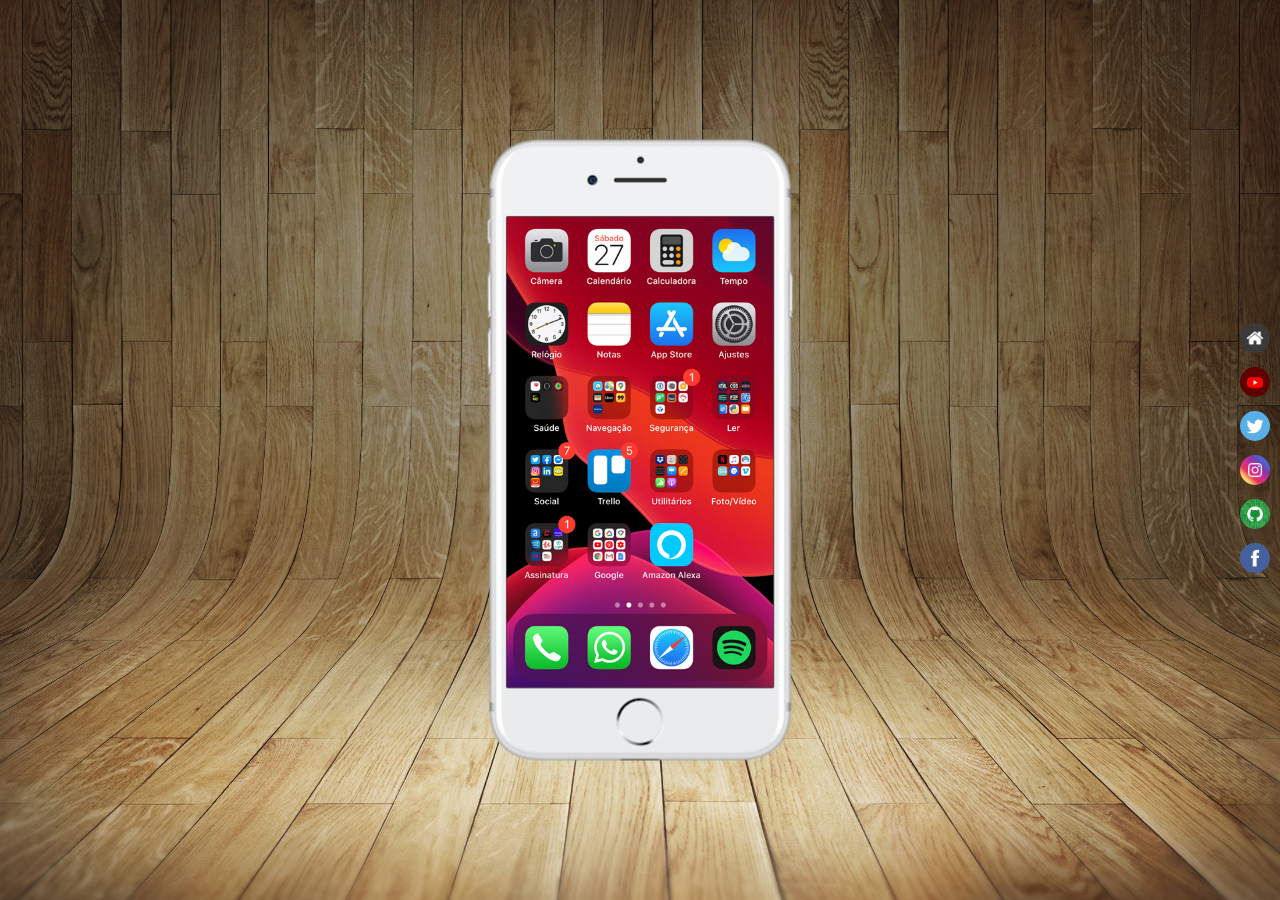
<file: index.html>
<!DOCTYPE html>
<html lang="pt-br">
<head>
    <meta charset="UTF-8">
    <meta http-equiv="X-UA-Compatible" content="IE=edge">
    <meta name="viewport" content="width=device-width, initial-scale=1.0">
    <title>pagina principal</title>
    <link rel="stylesheet" href="estilos/style.css">
</head>
<body>
    <main>
        <section id="telacelular">
            <iframe src="home.html" frameborder="0"  name="site">
                
            </iframe>
        </section>
        <section id="menulateral">
            <ul>
                <li><a href="home.html" target="site"><img class="icone" src="imagens/logo-home.jpg" alt="home"></a></li>
                <li><a href="youtube.html" target="site"><img class="icone" src="imagens/logo-youtube.jpg" alt="youtube"></a></li>
                <li><a href="twiter.html" target="site"><img class="icone" src="imagens/logo-twitter.jpg" alt="twitter"></a></li>
                <li><a href="instagram.html" target="site"><img class="icone" src="imagens/logo-instagram.jpg" alt="instagram"></a></li>
                <li><a href="github.html" target="site"><img class="icone" src="imagens/logo-github.jpg" alt="github"></a></li>
                <li><a href="facebook.html" target="site"><img class="icone" src="imagens/logo-facebook.jpg" alt="facebook"></a></li>
            </ul>
        </section>
    </main>
</body>
</html>
</file>
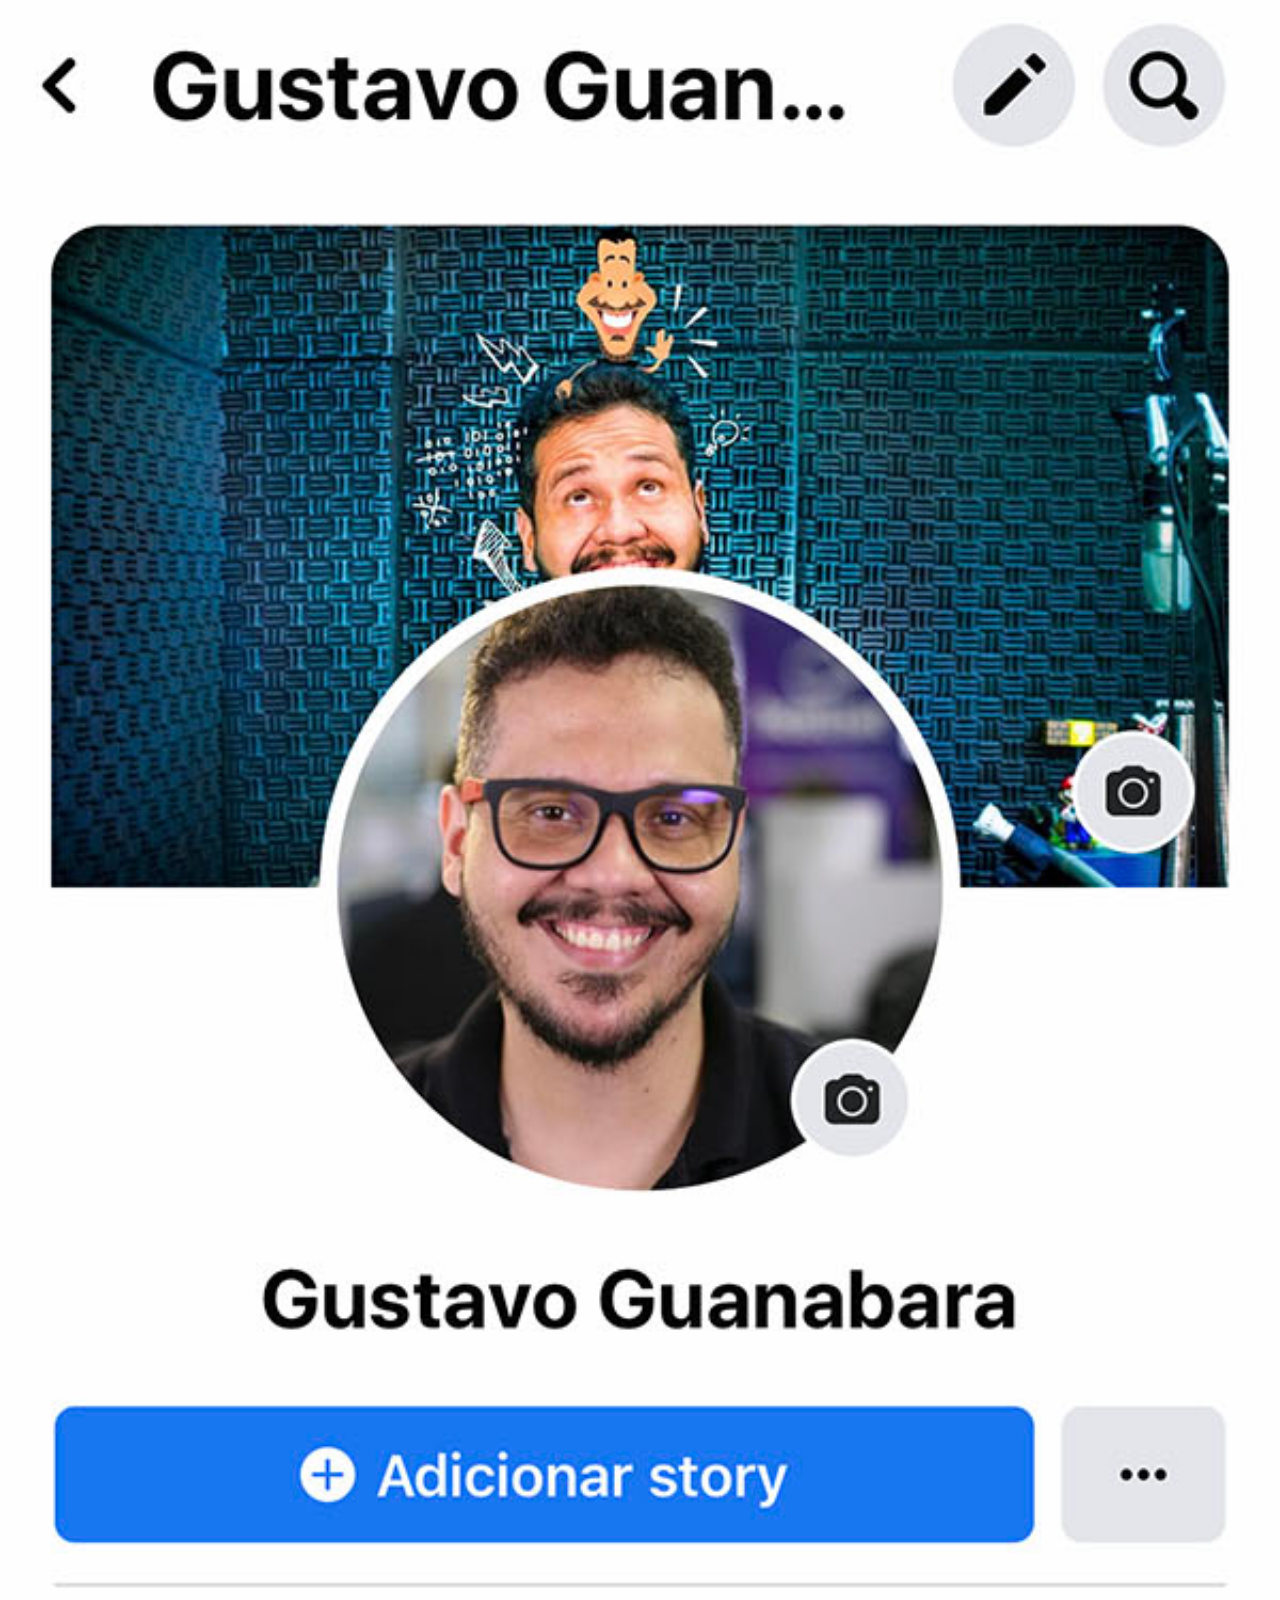
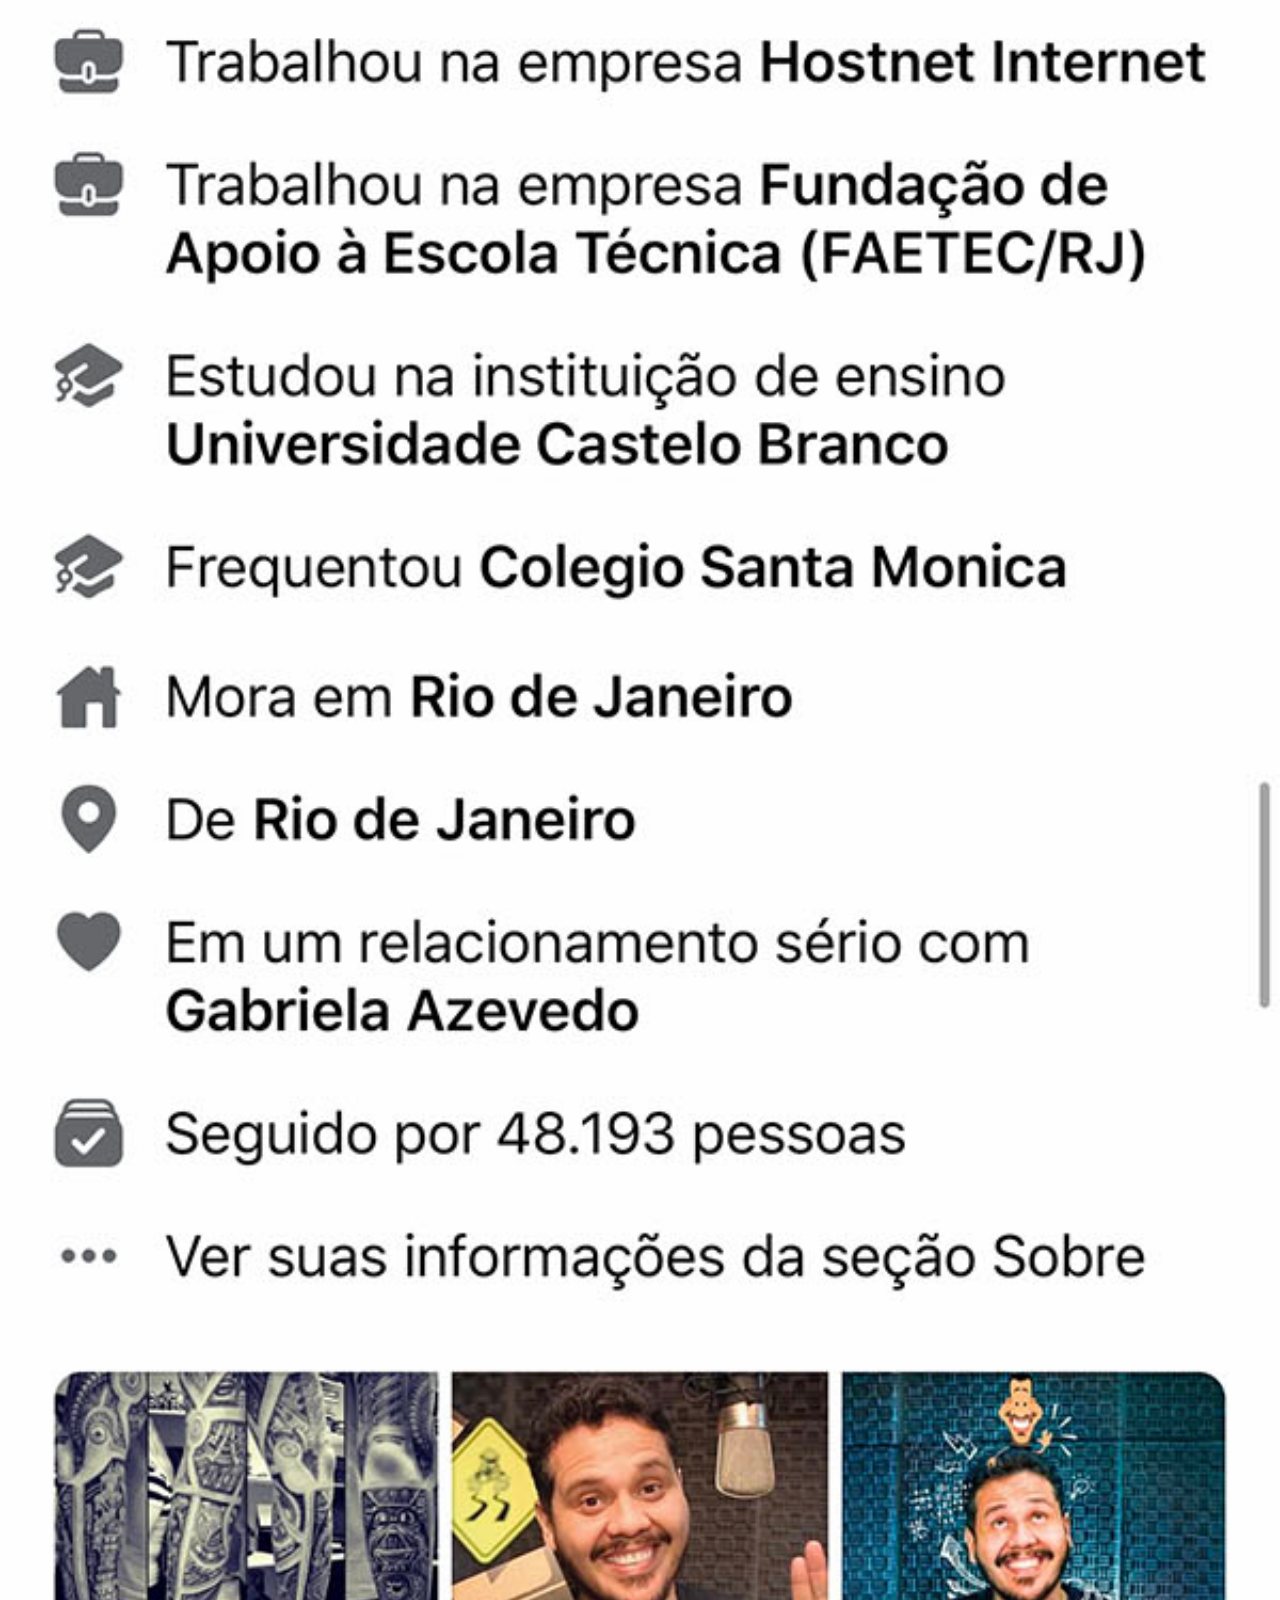
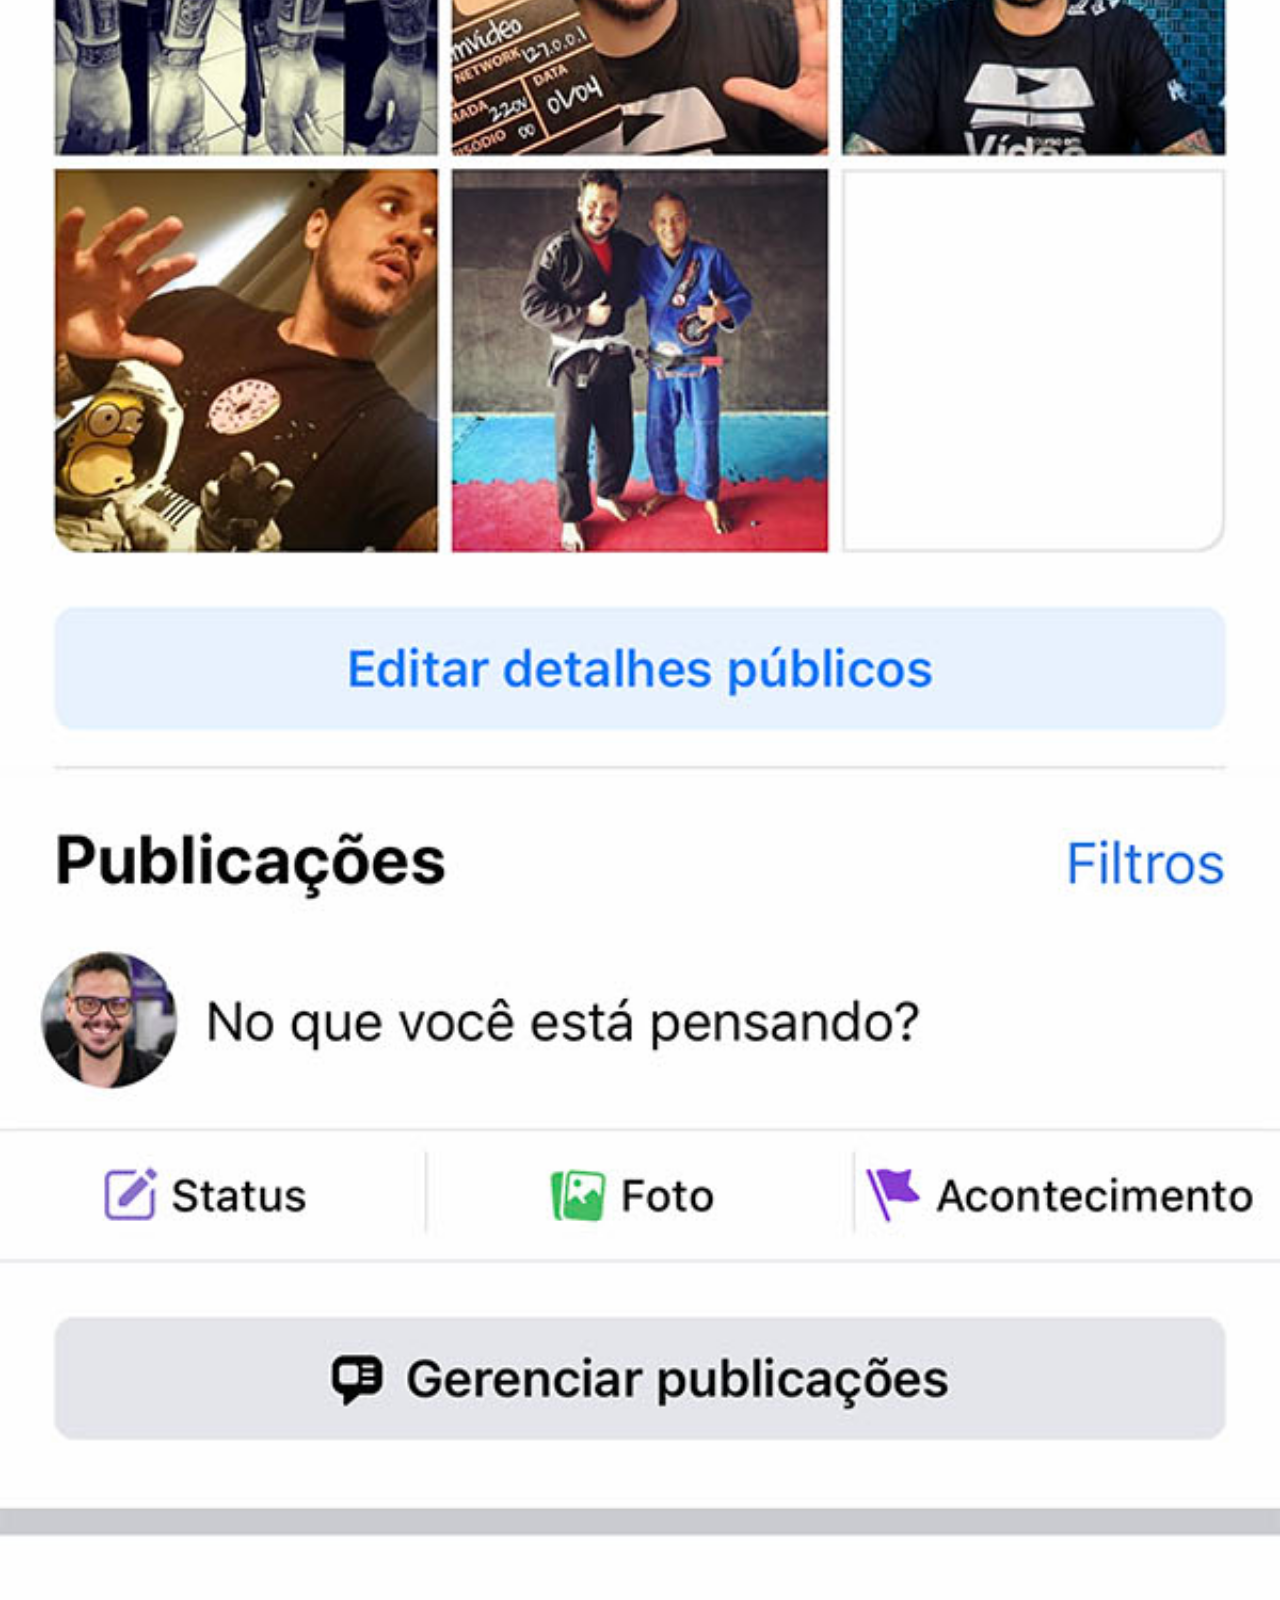
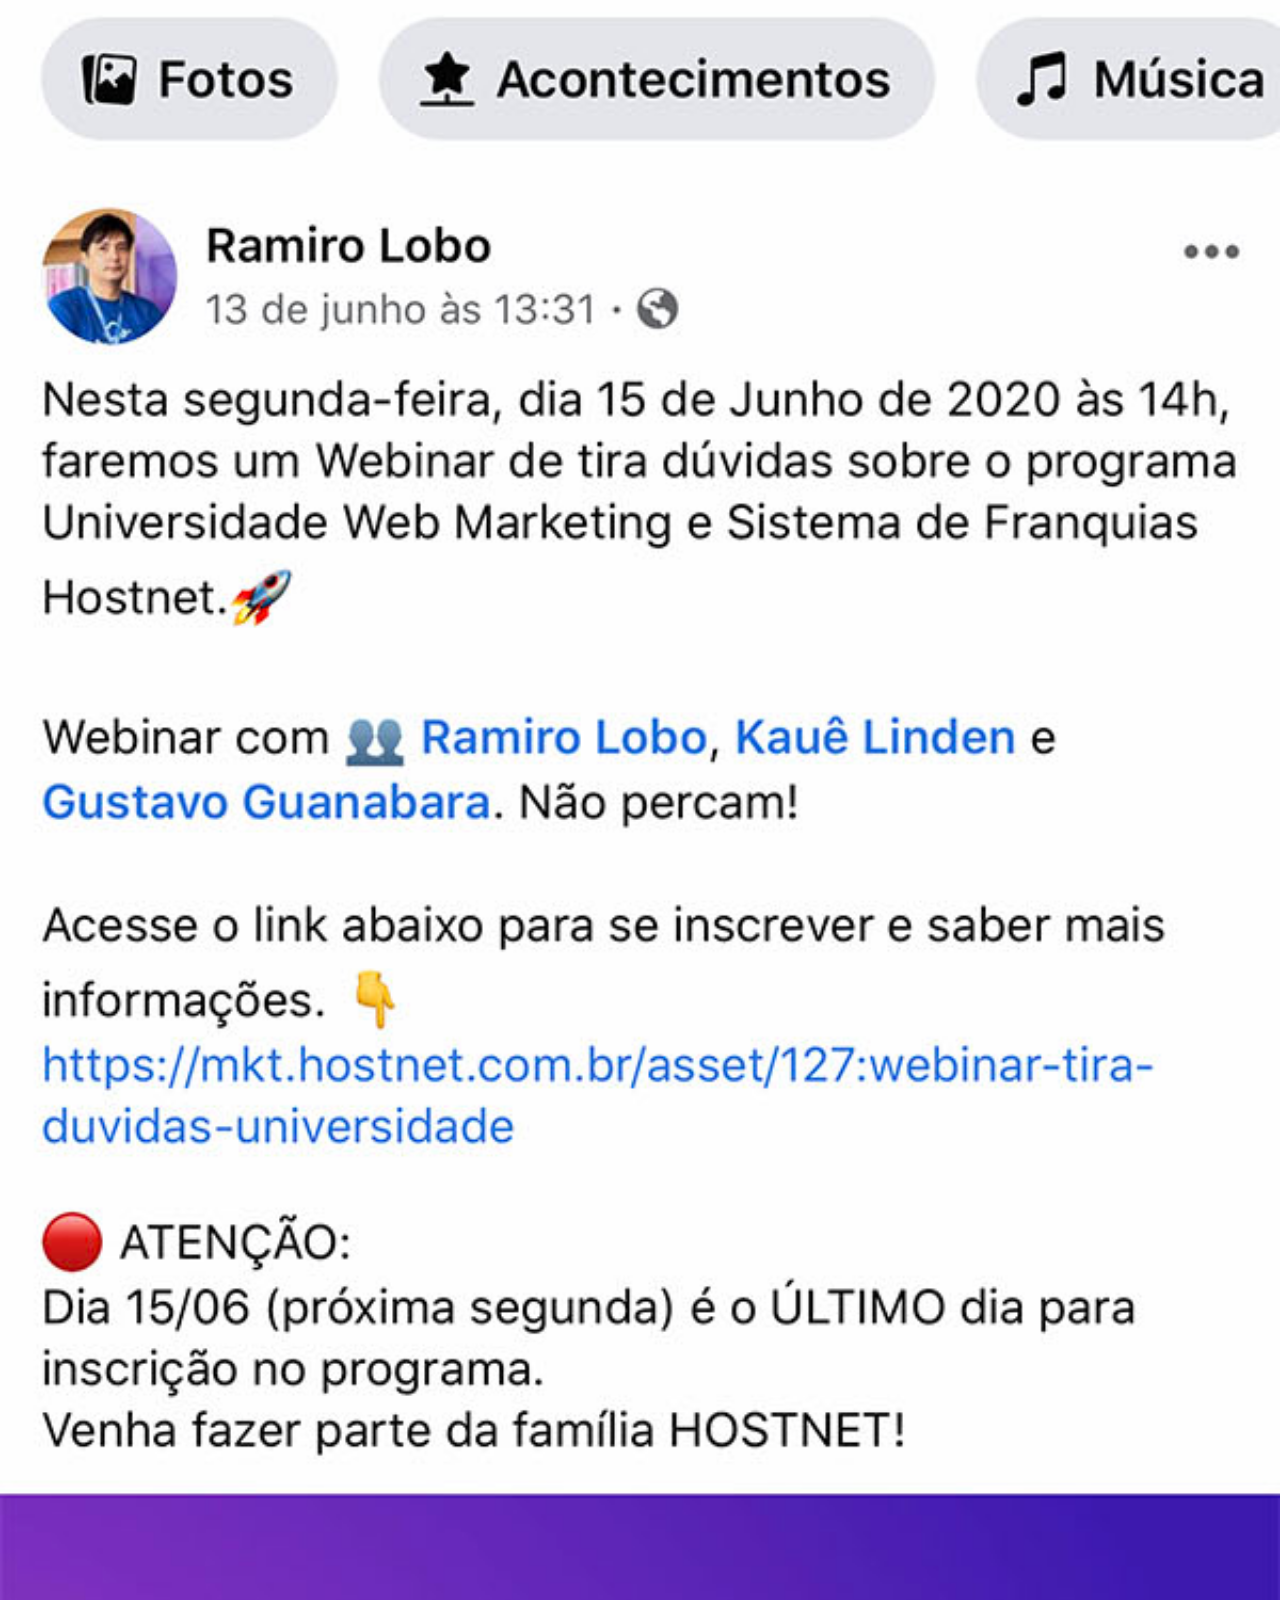
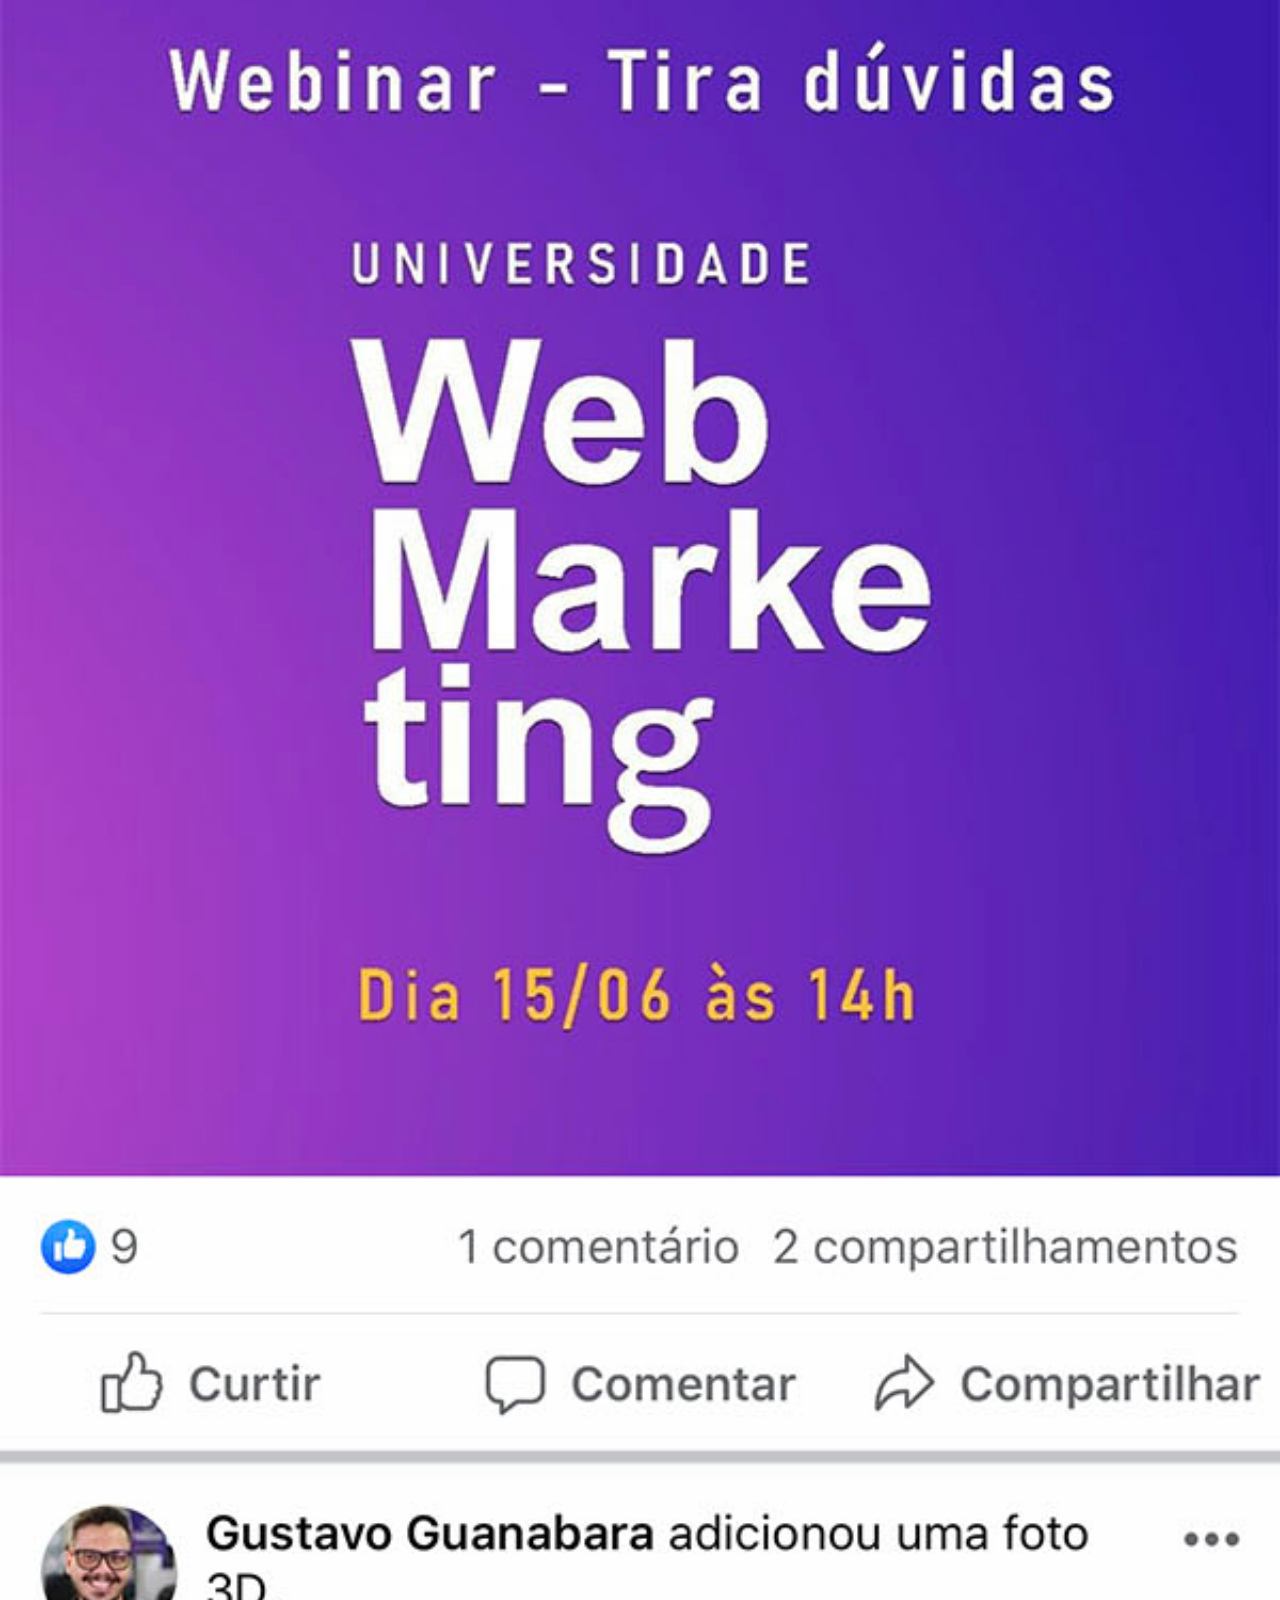
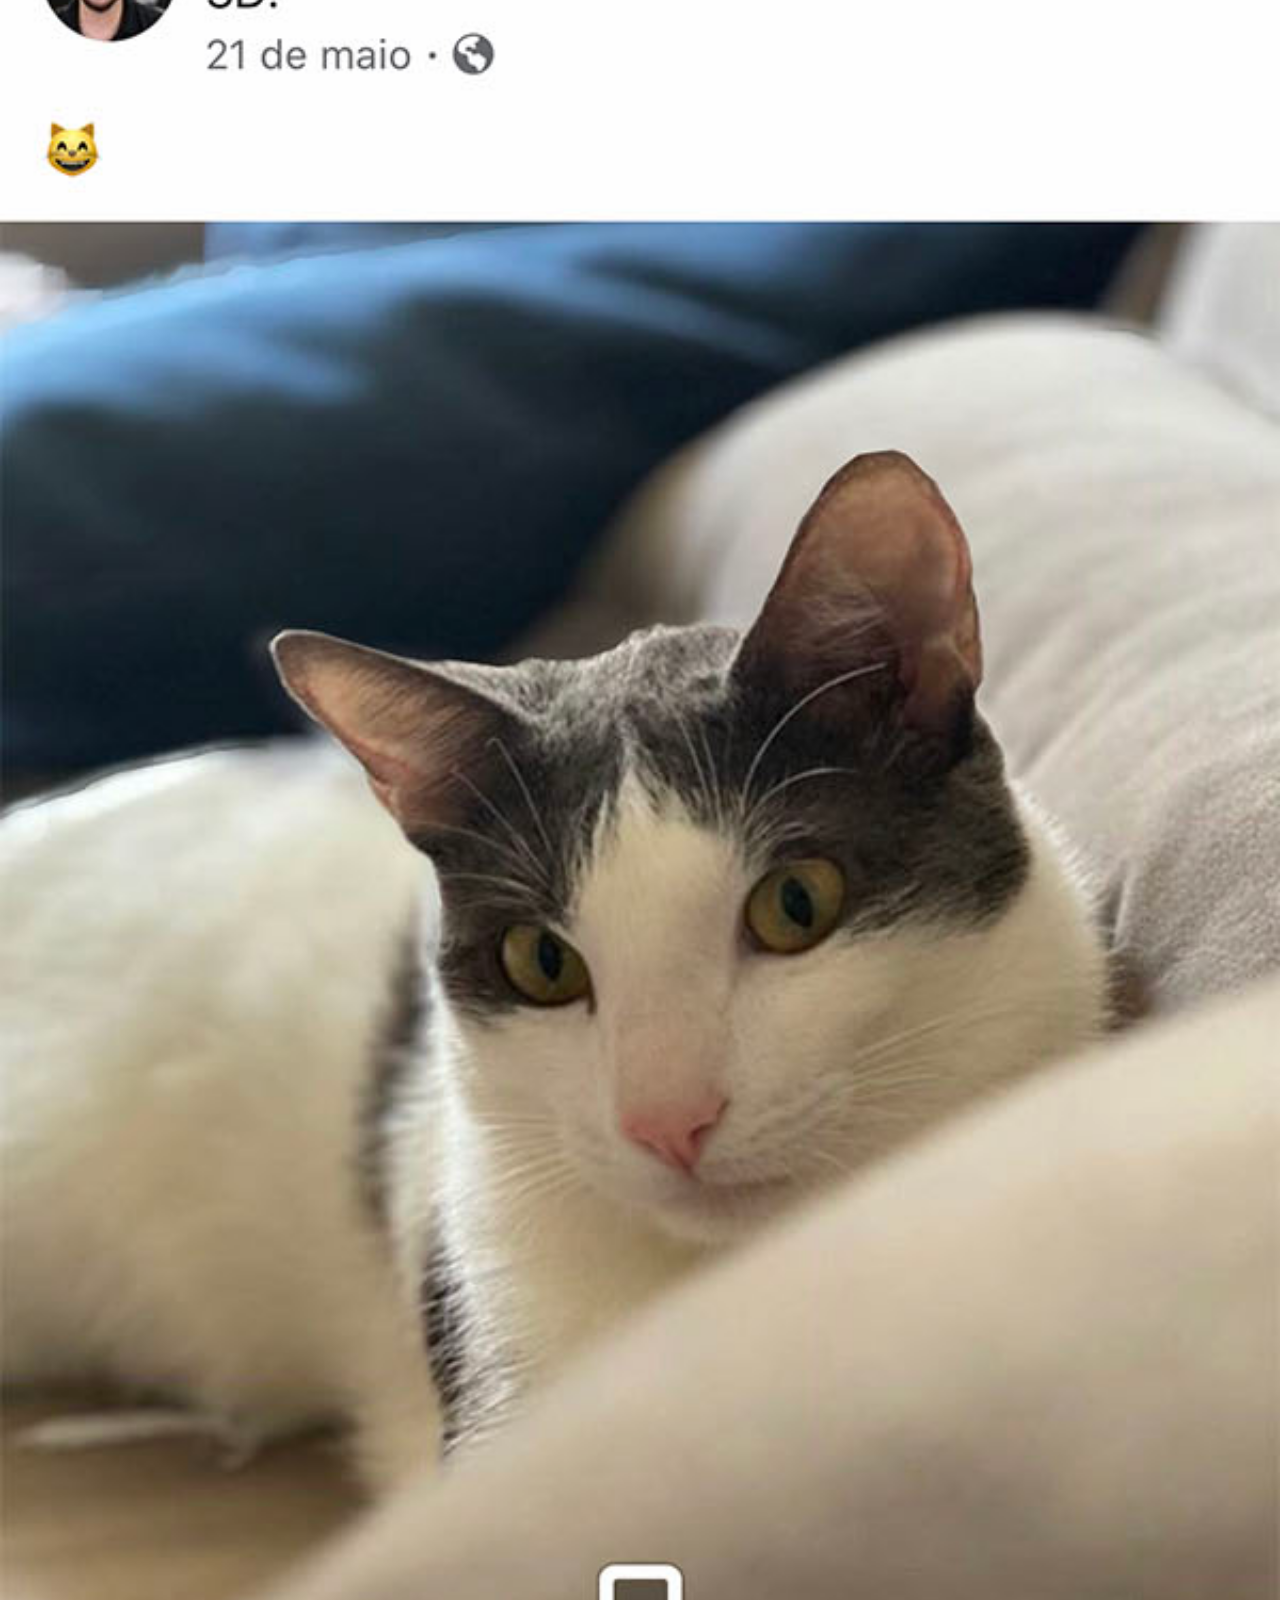
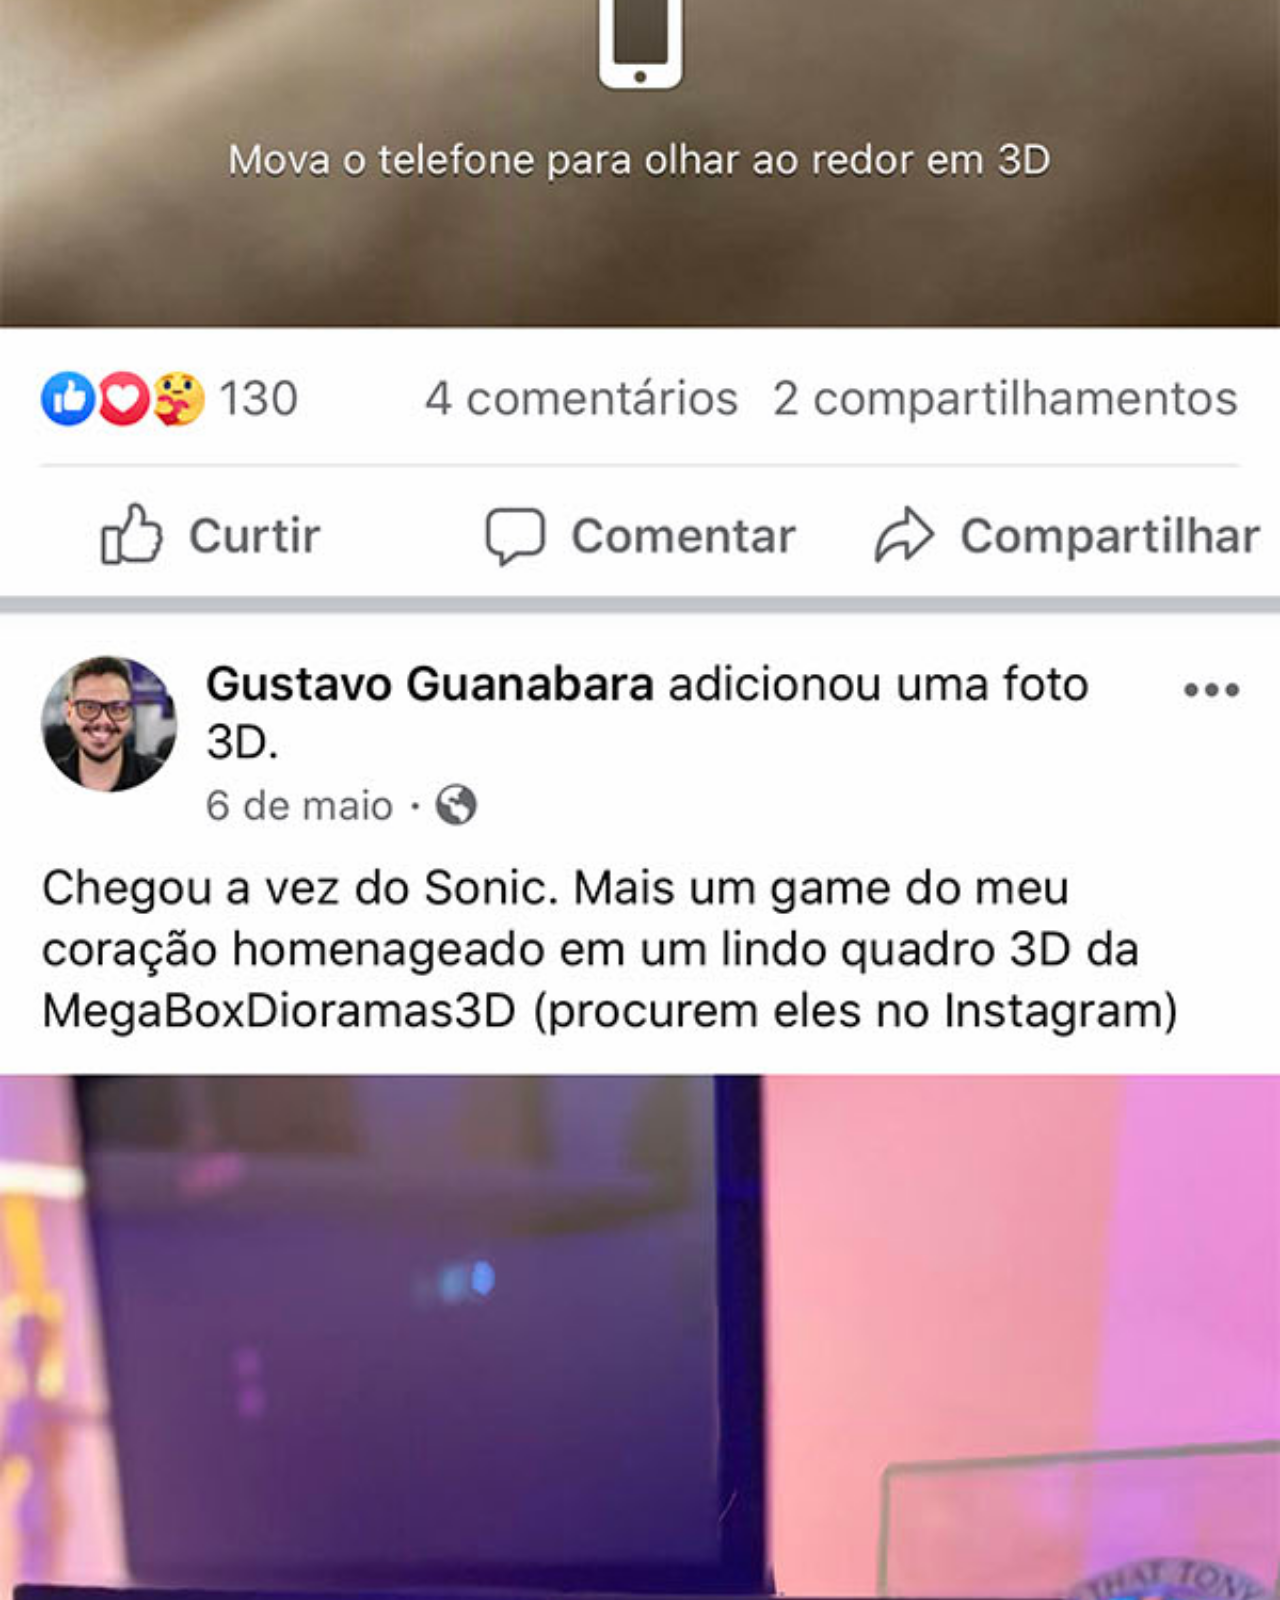
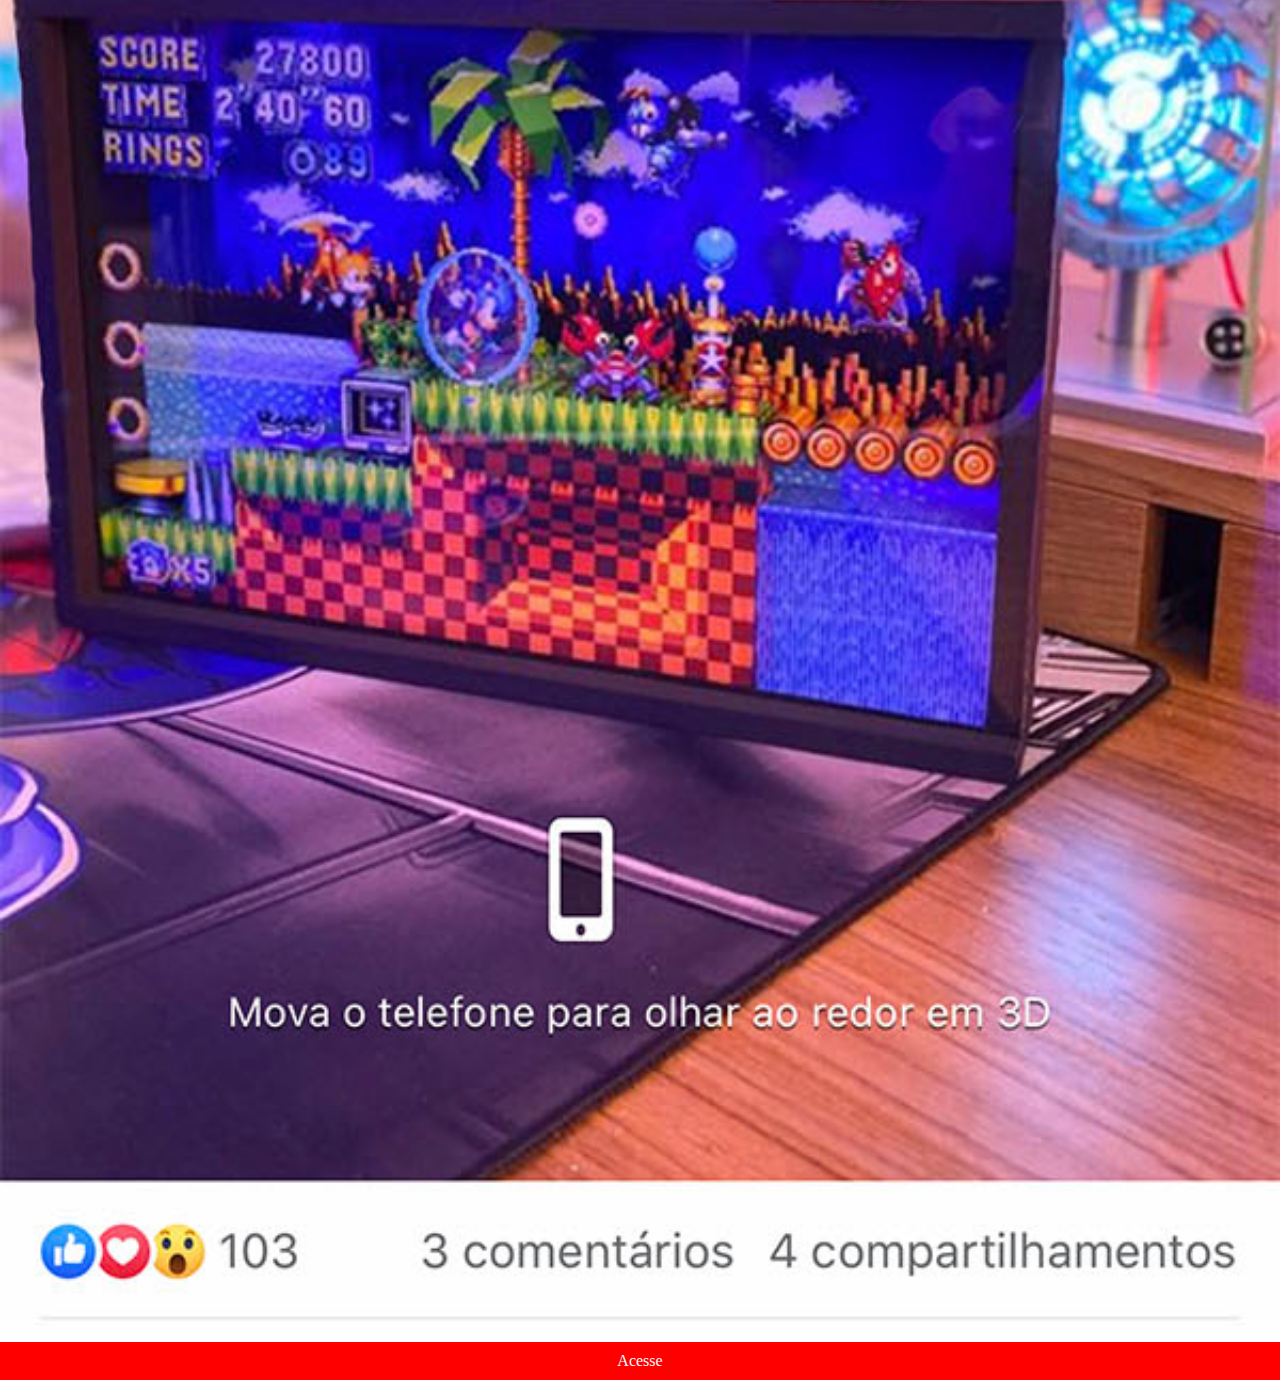
<file: facebook.html>
<!DOCTYPE html>
<html lang="pt-br">
<head>
    <meta charset="UTF-8">
    <meta http-equiv="X-UA-Compatible" content="IE=edge">
    <meta name="viewport" content="width=device-width, initial-scale=1.0">
    <title>facebook</title>
    <link rel="stylesheet" href="estilos/stylepage.css">
</head>
<body>
    <img src="imagens/tela-facebook.jpg" alt="youtube">
    <a href="https://www.facebook.com/gustavoguanabara" target="_blank">Acesse</a>
</body>
</html>
</file>
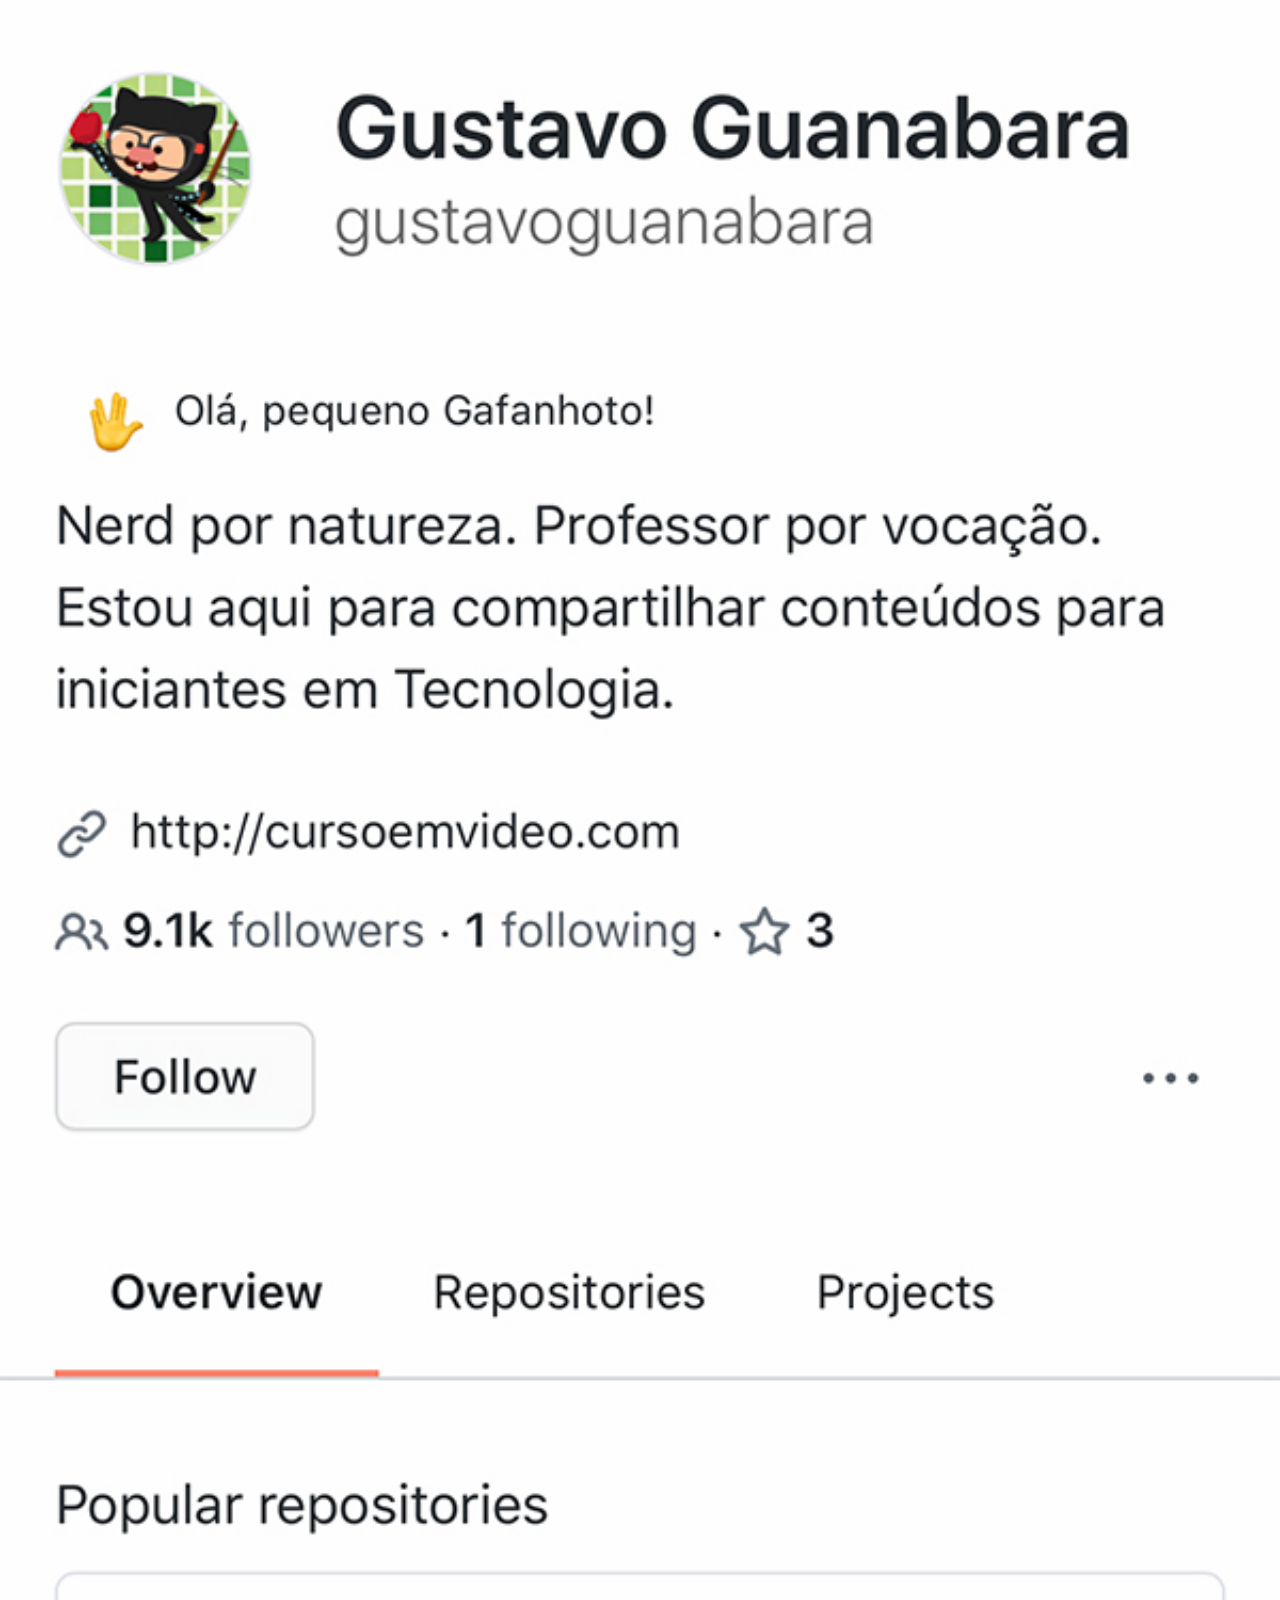
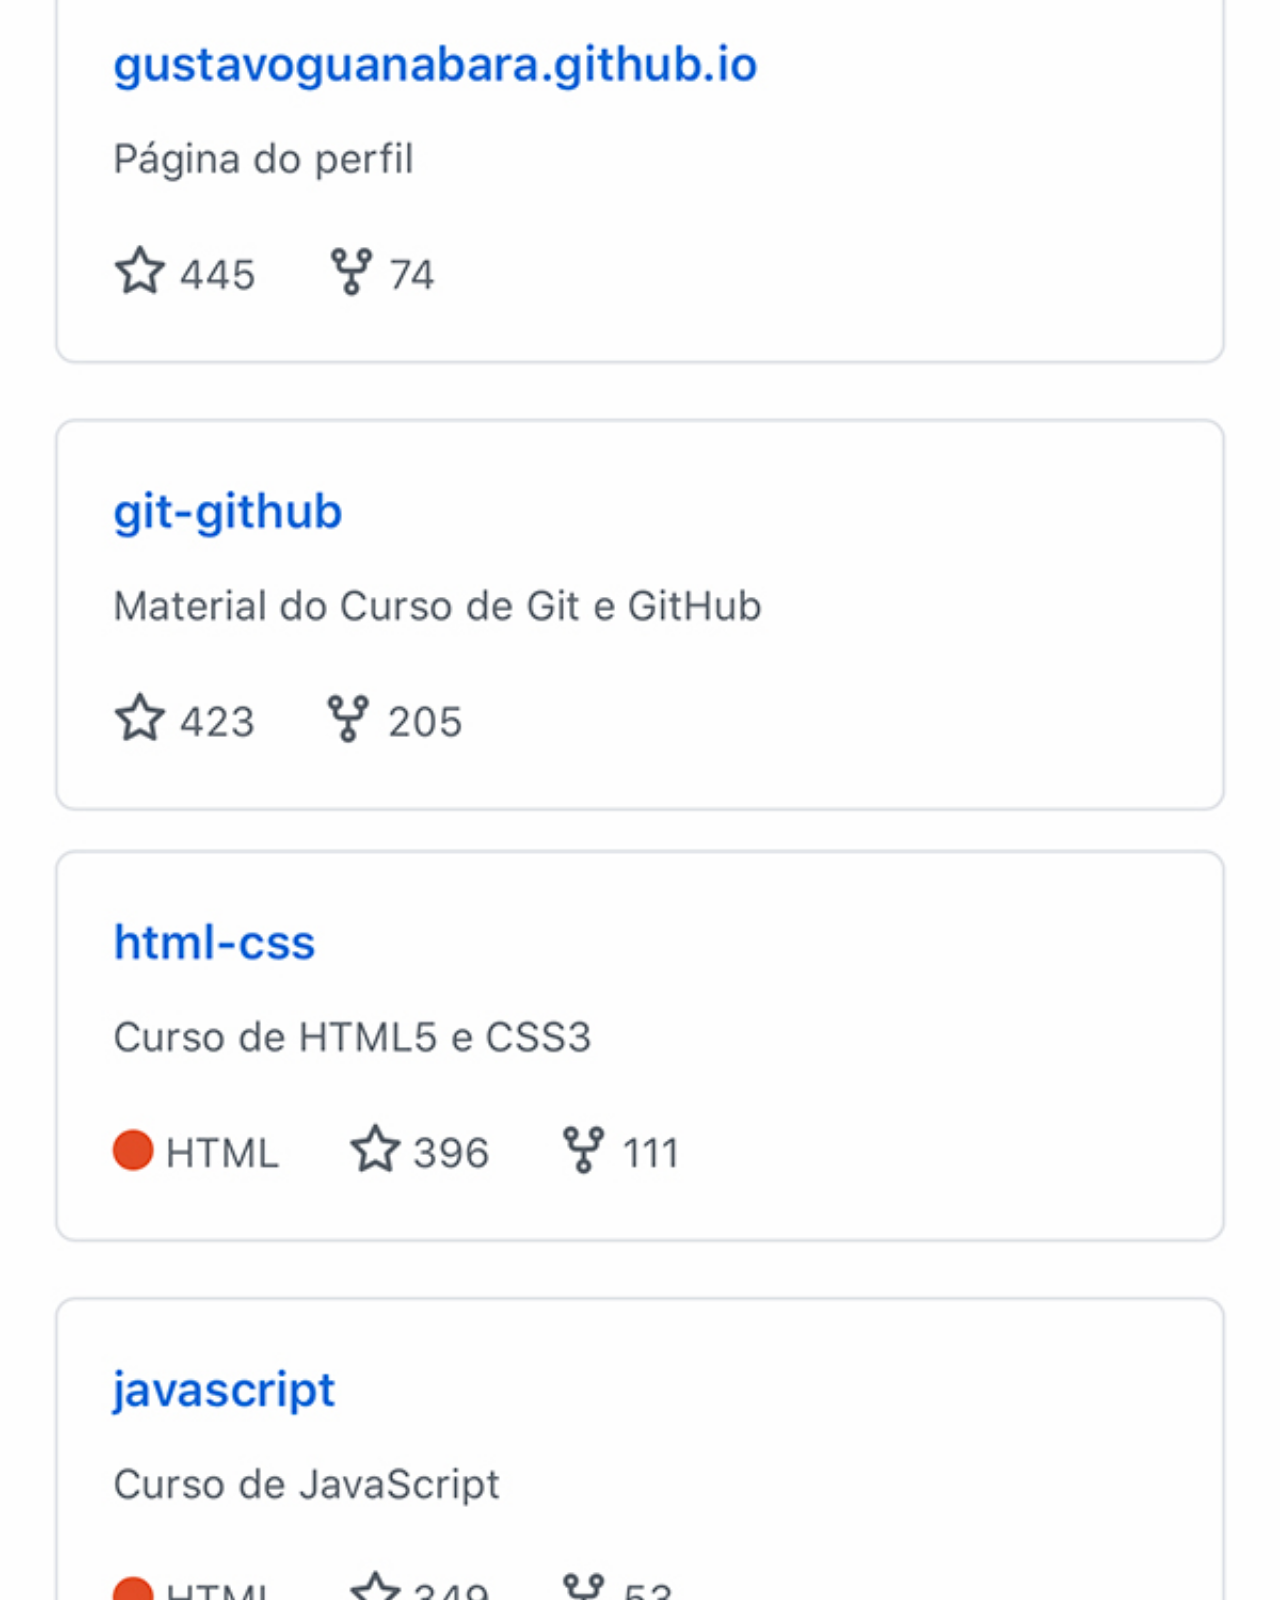
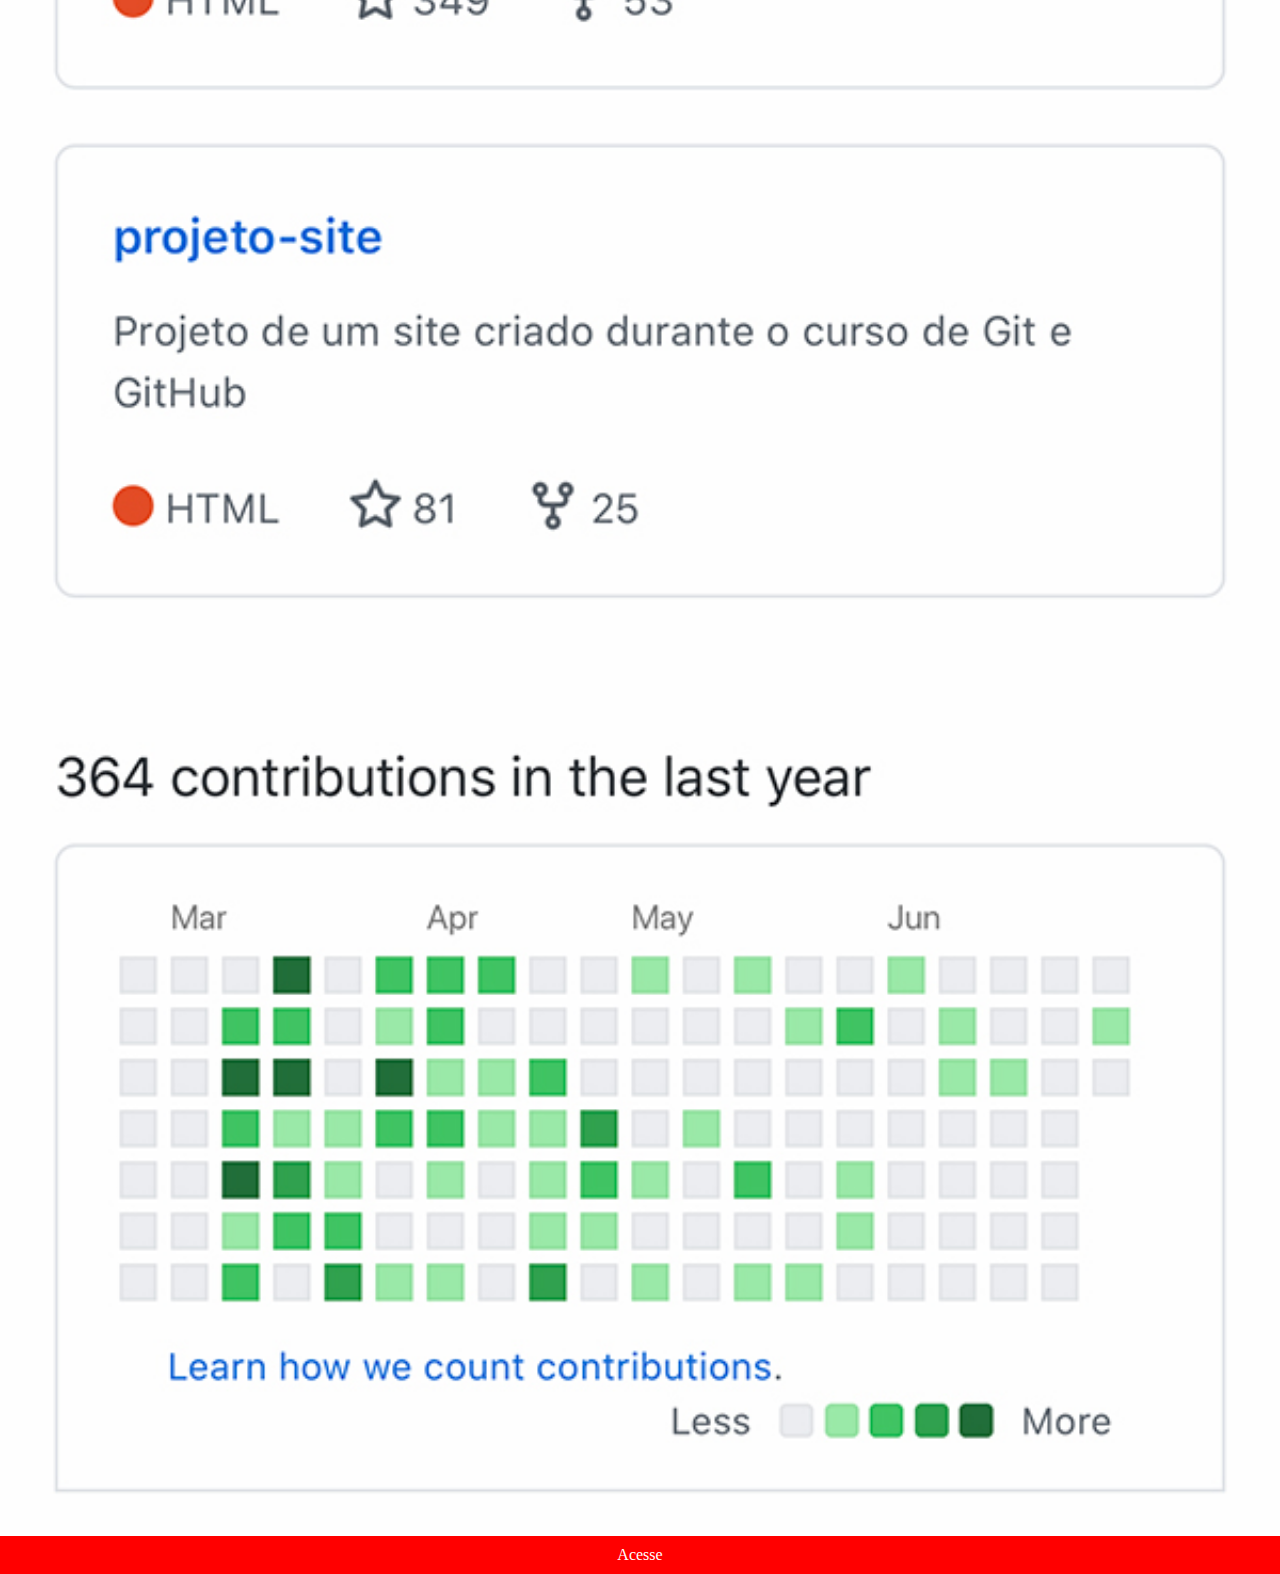
<file: github.html>
<!DOCTYPE html>
<html lang="pt-br">
<head>
    <meta charset="UTF-8">
    <meta http-equiv="X-UA-Compatible" content="IE=edge">
    <meta name="viewport" content="width=device-width, initial-scale=1.0">
    <title>github</title>
    <link rel="stylesheet" href="estilos/stylepage.css">
</head>
<body>
    <img src="imagens/tela-github.jpg" alt="youtube">
    <a href="https://github.com/gustavoguanabara" target="_blank">Acesse</a>
</body>
</html>
</file>
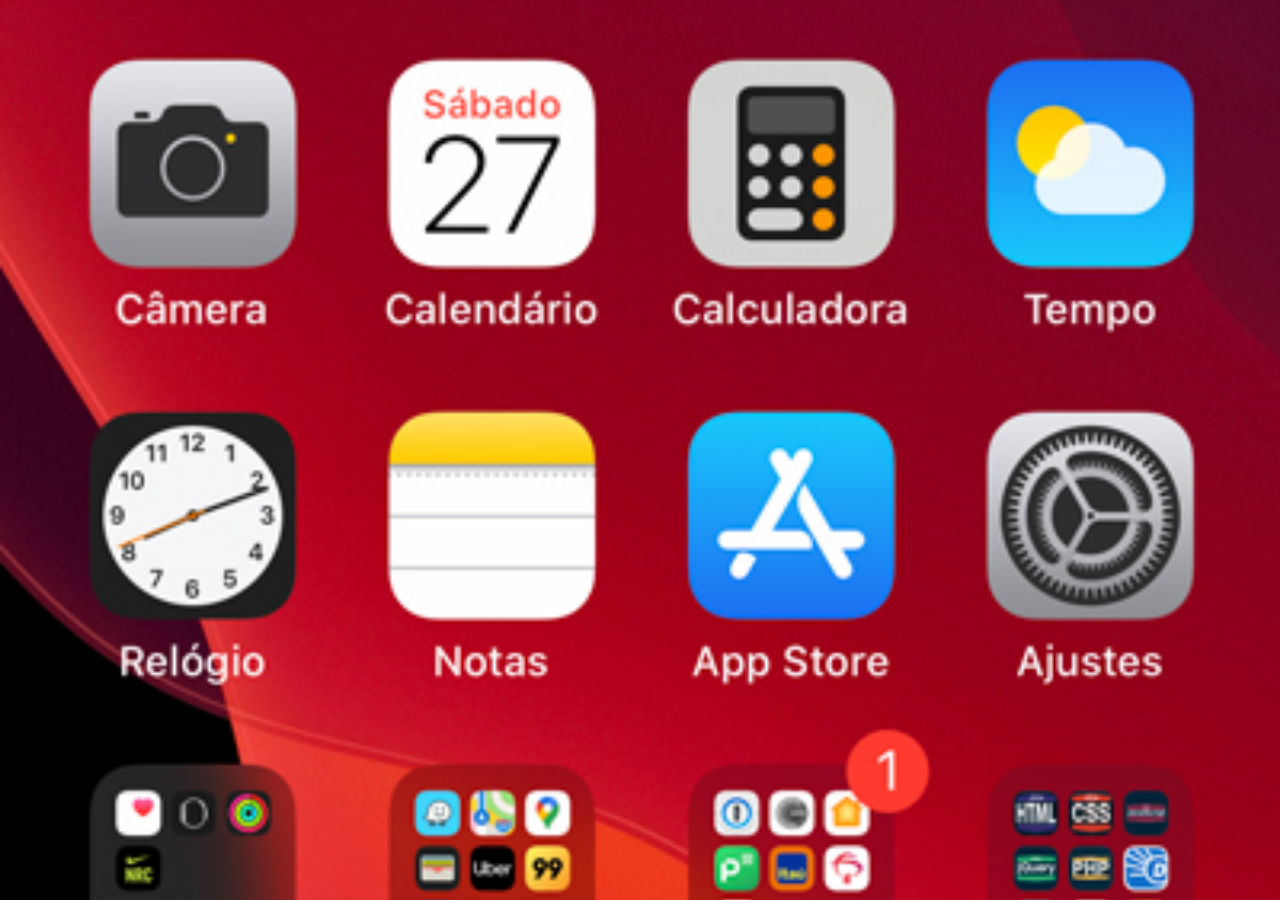
<file: home.html>
<!DOCTYPE html>
<html lang="pt-br">
<head>
    <meta charset="UTF-8">
    <meta http-equiv="X-UA-Compatible" content="IE=edge">
    <meta name="viewport" content="width=device-width, initial-scale=1.0">
    <title>home</title>
    <style>
        * {
            padding: 0px;
            margin: 0px;
        }
        body{
            height: 100vh;
            width: 100vw;
            background: lightgray url(imagens/tela-home.jpg) no-repeat top center;
            background-size: cover;
        }
    </style>
</head>
<body>

</body>
</html>
</file>
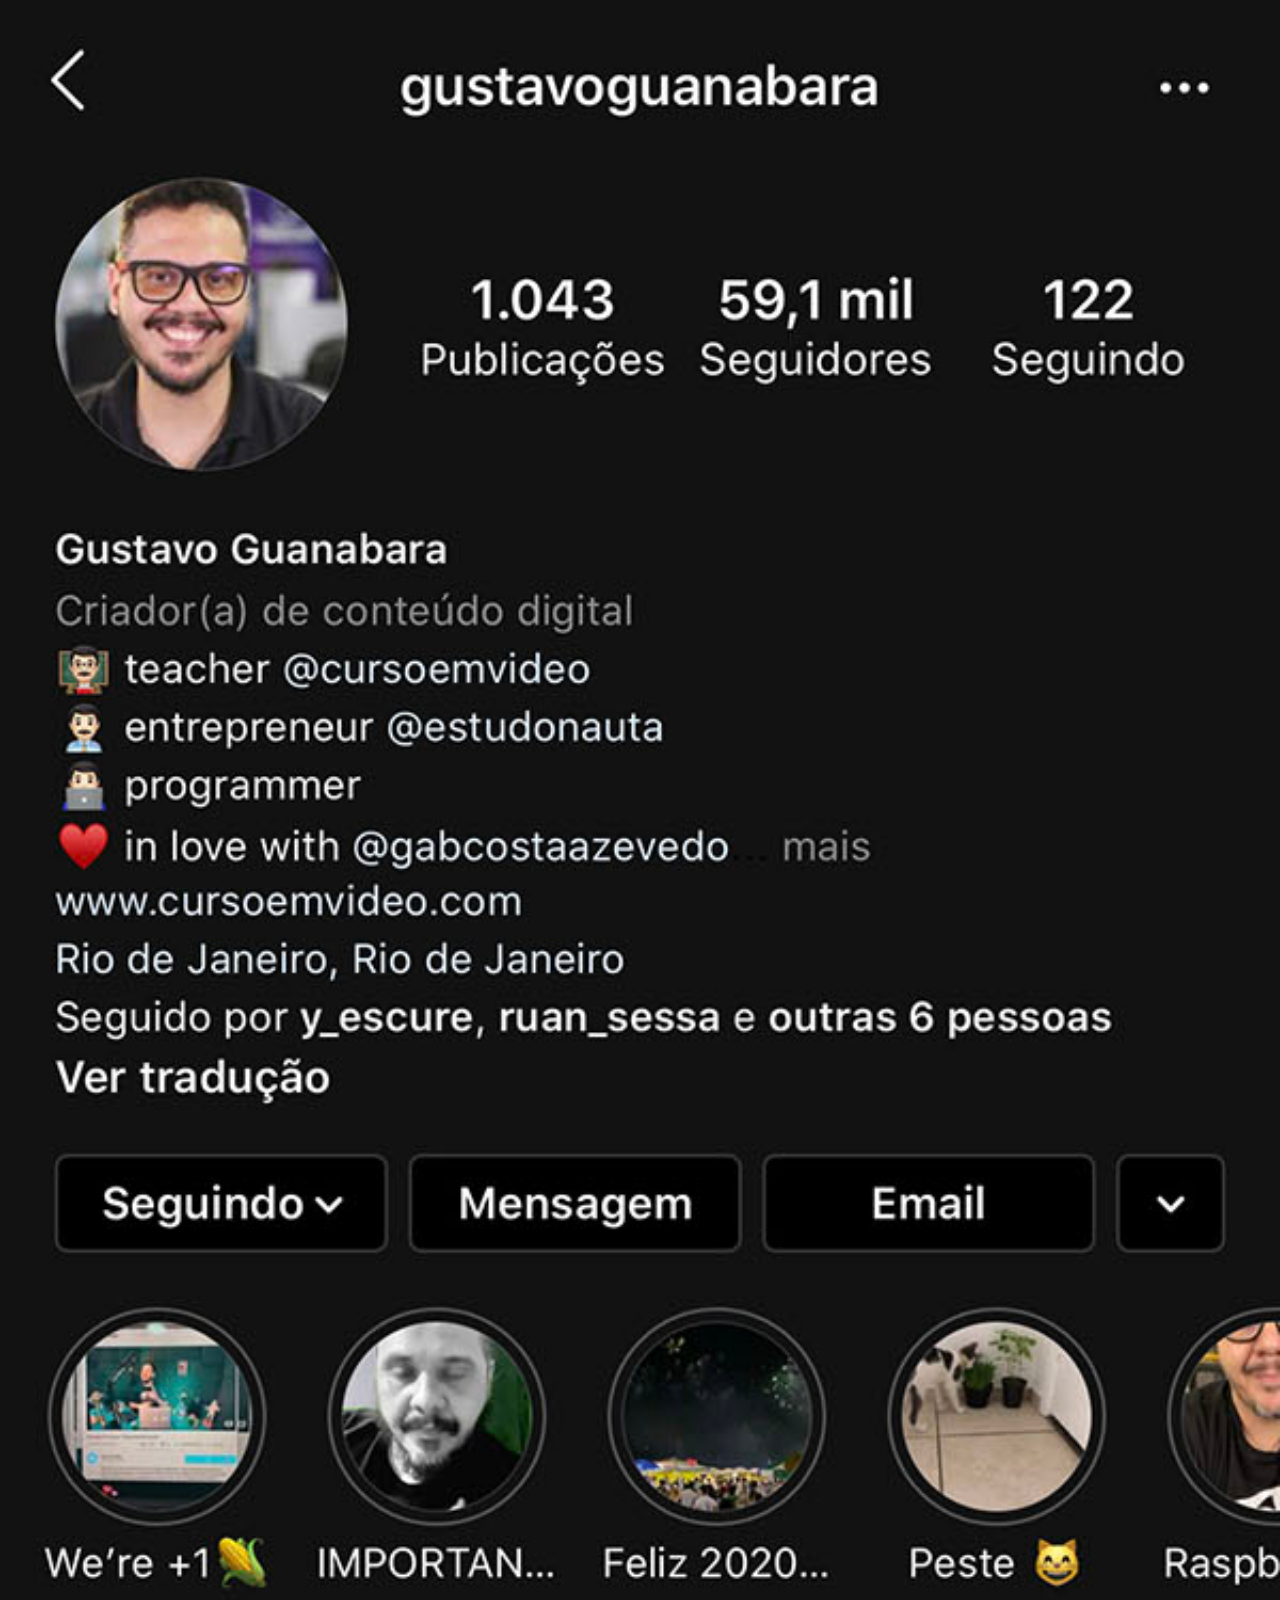
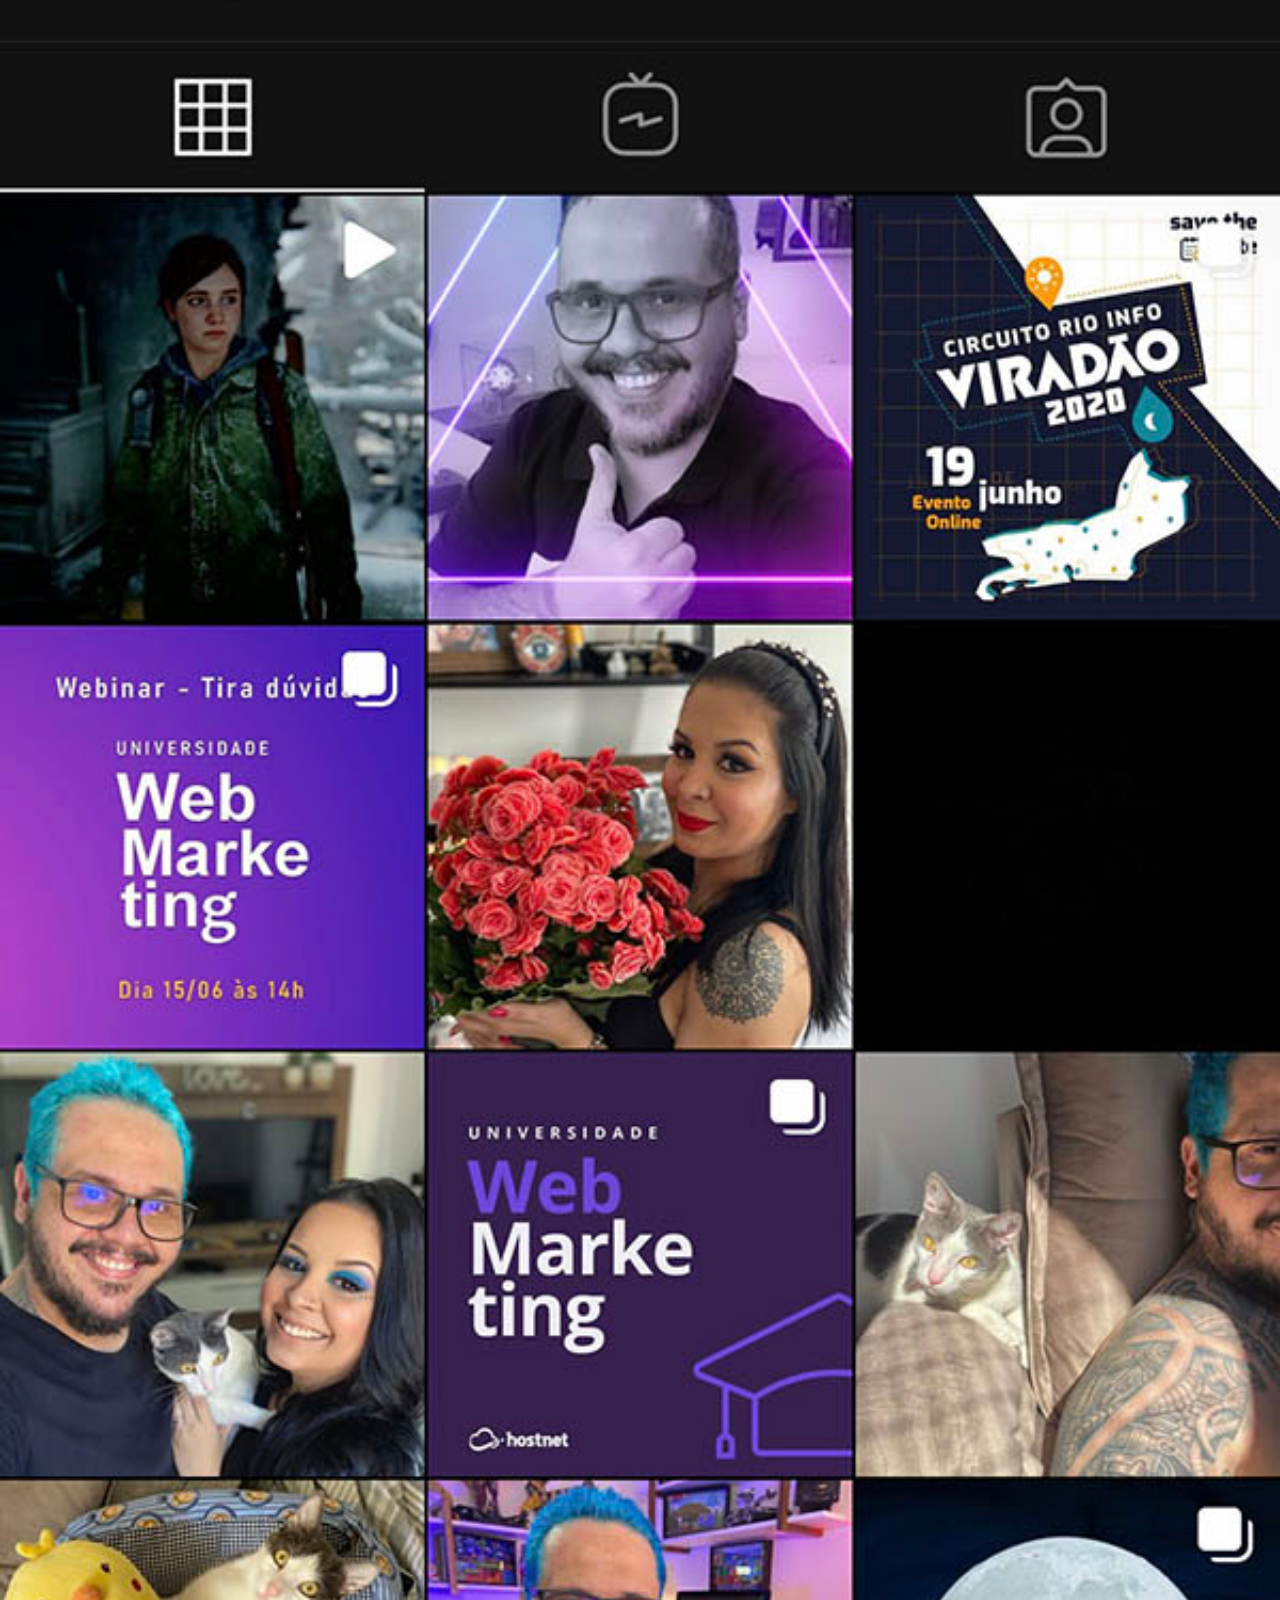
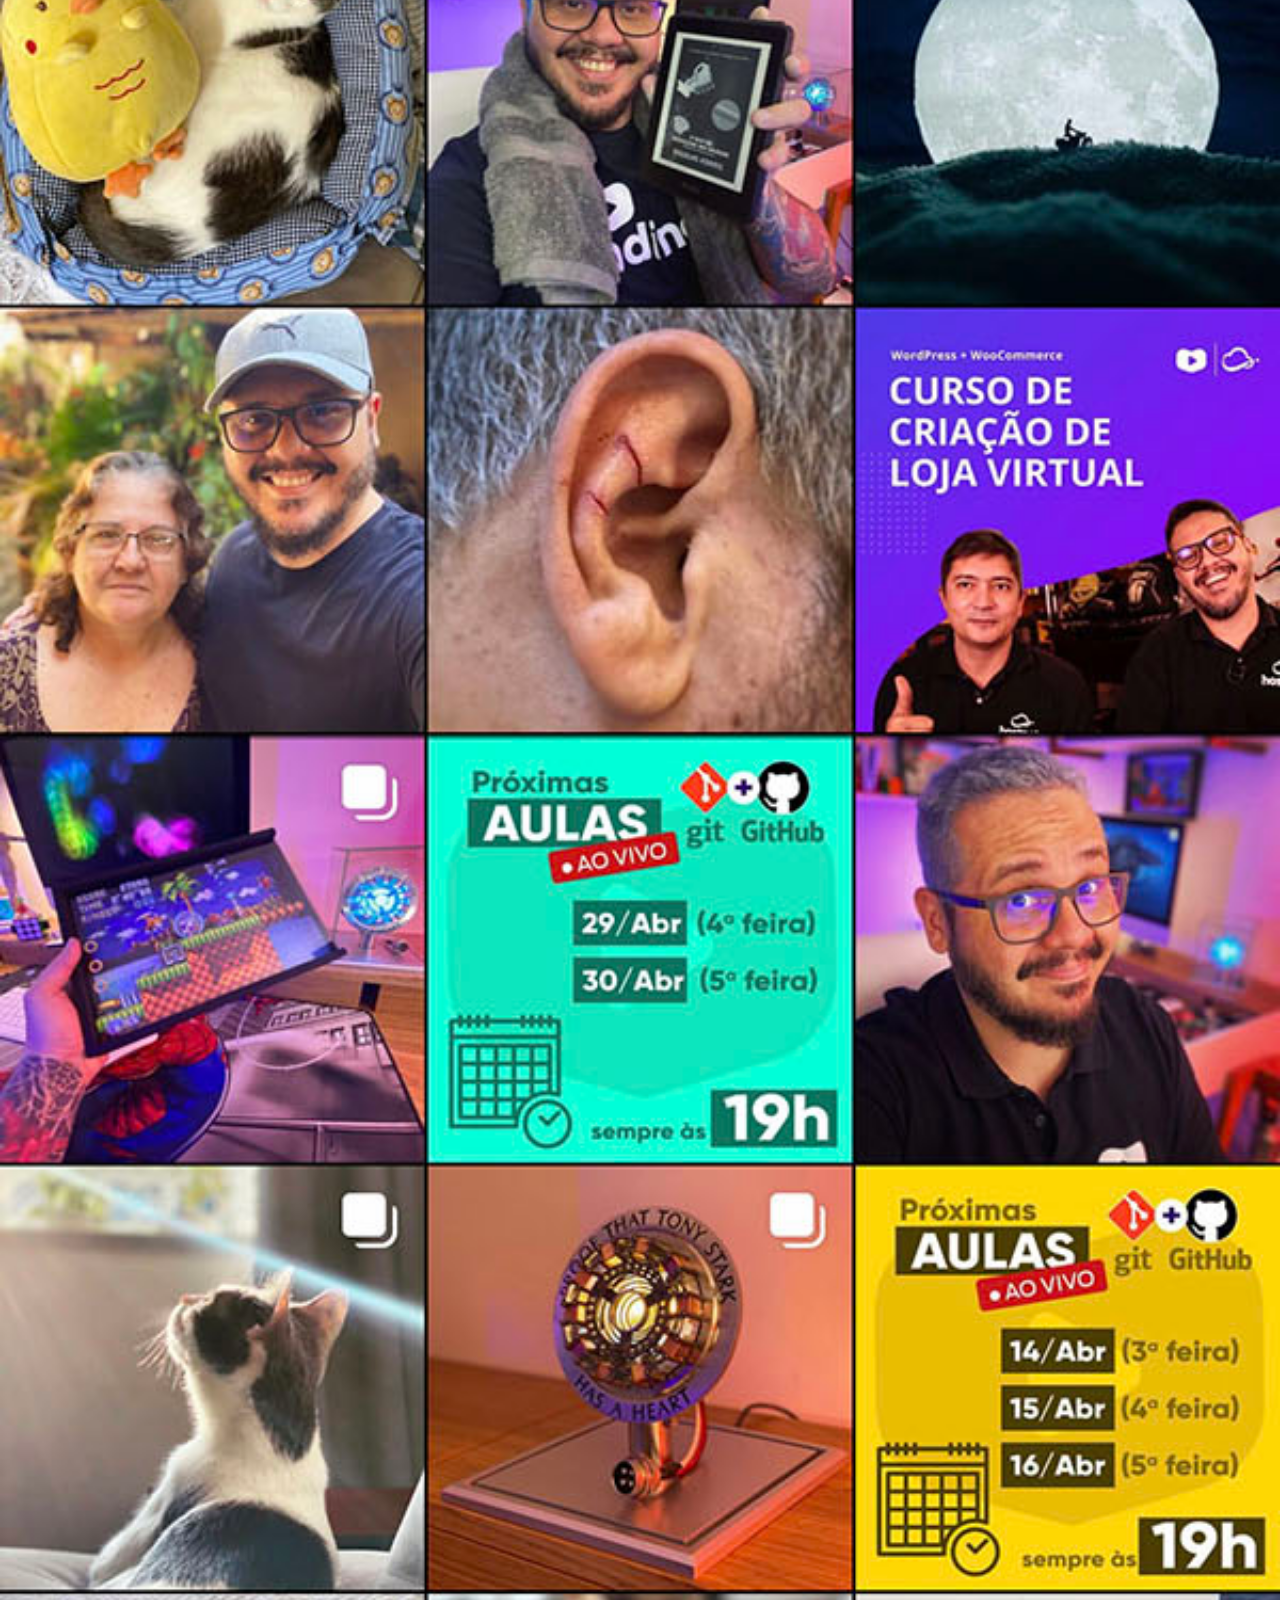
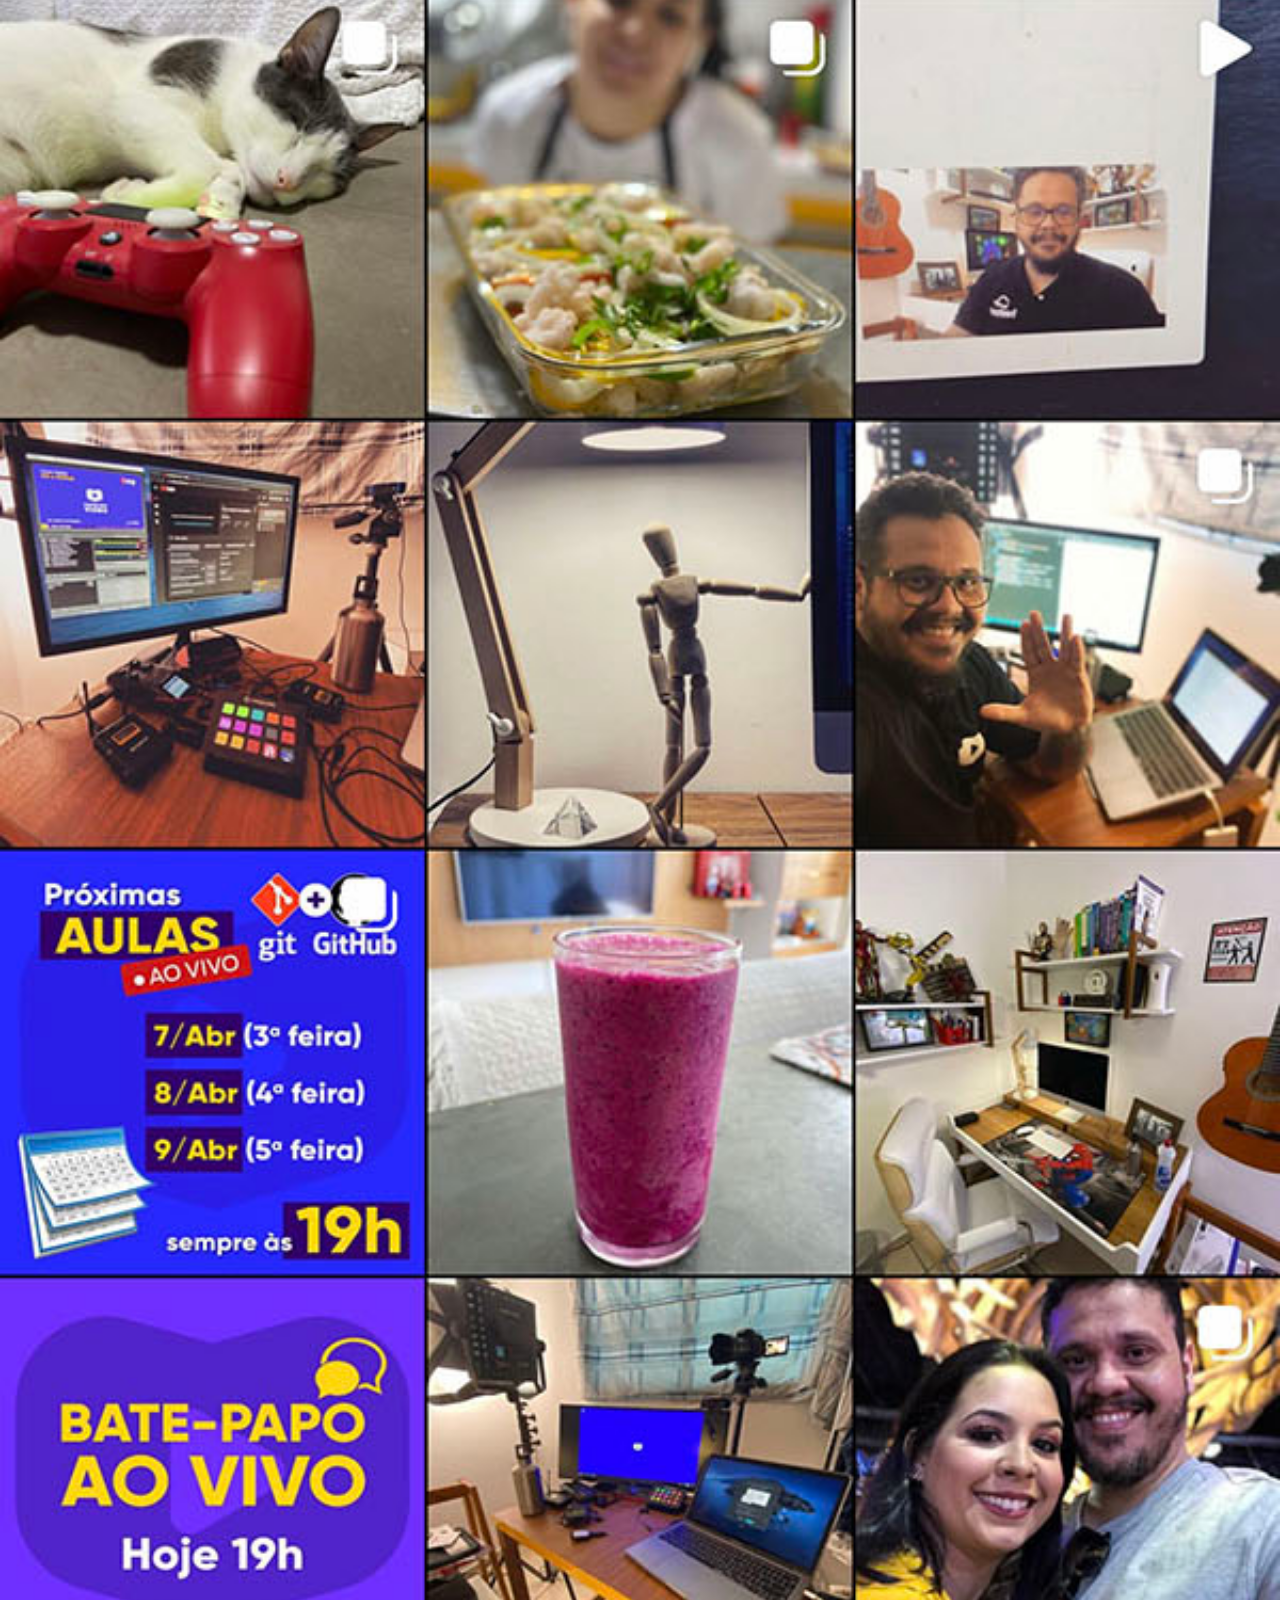
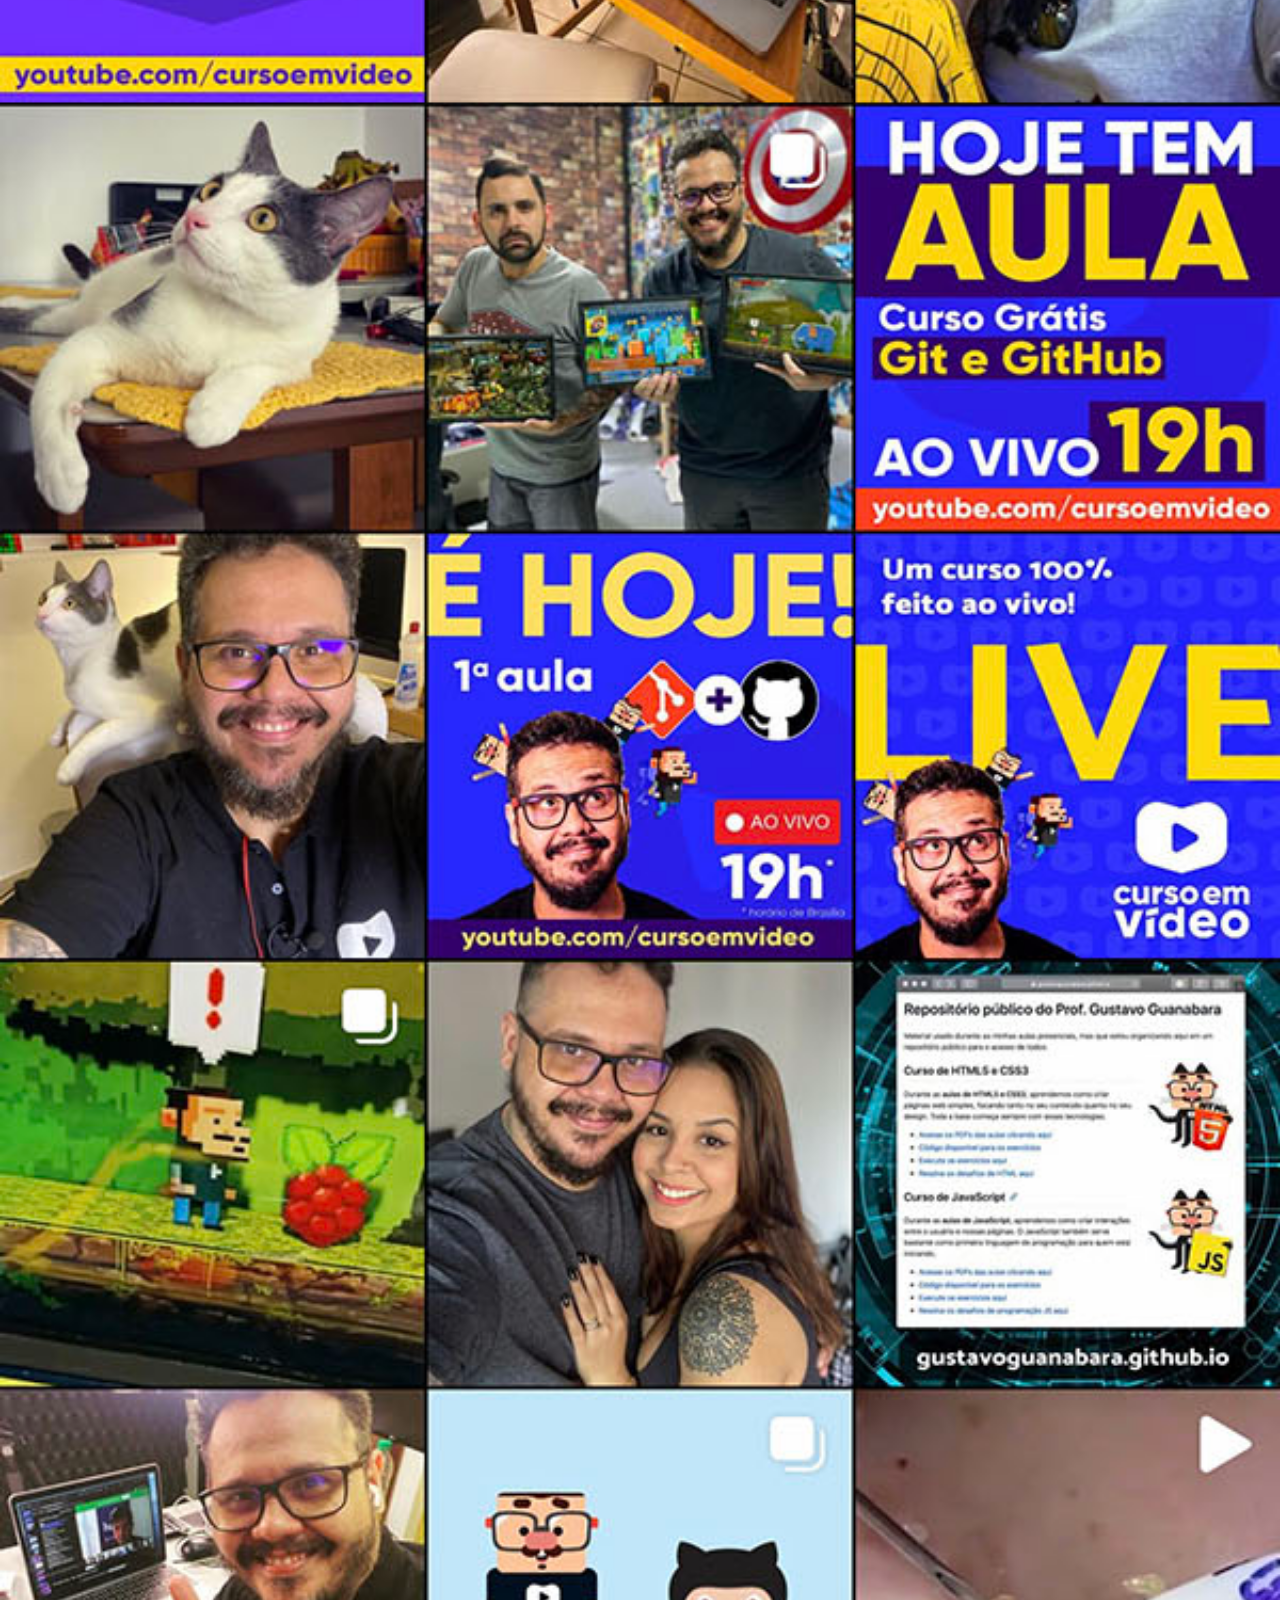
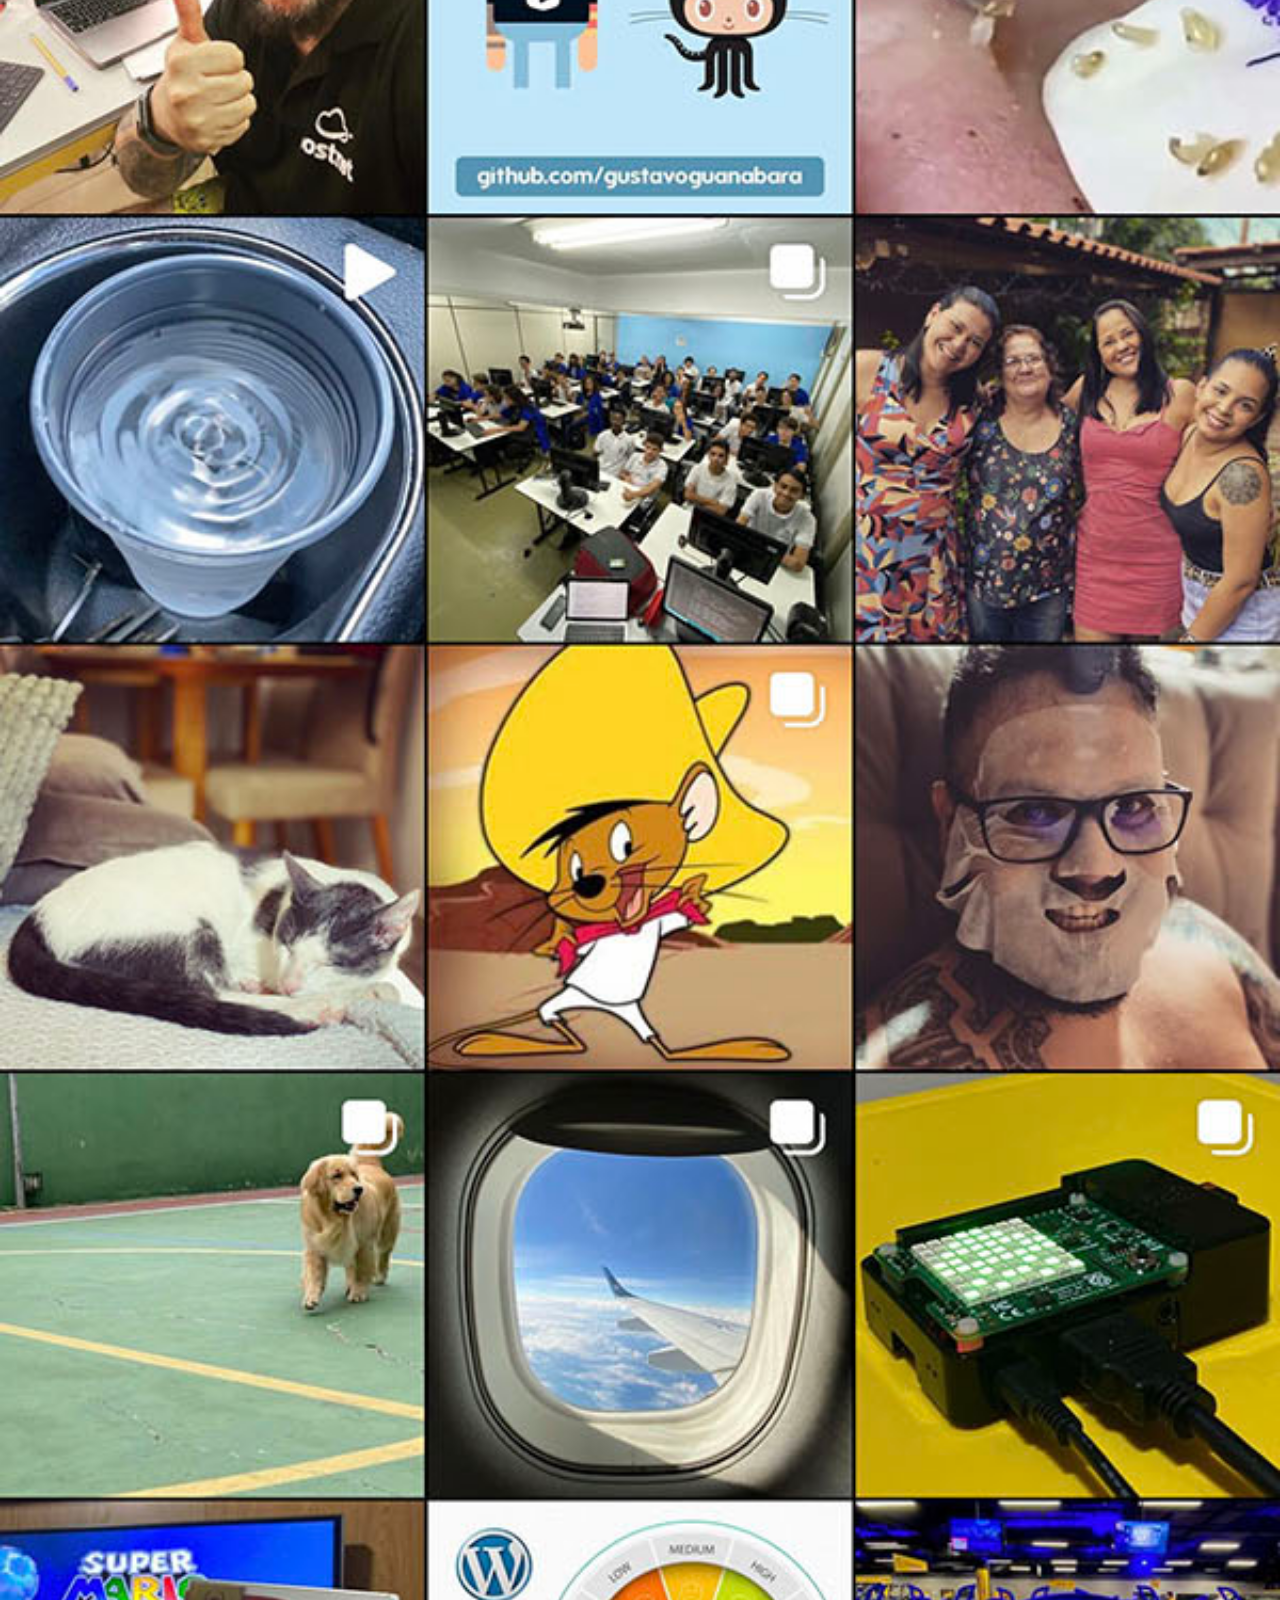
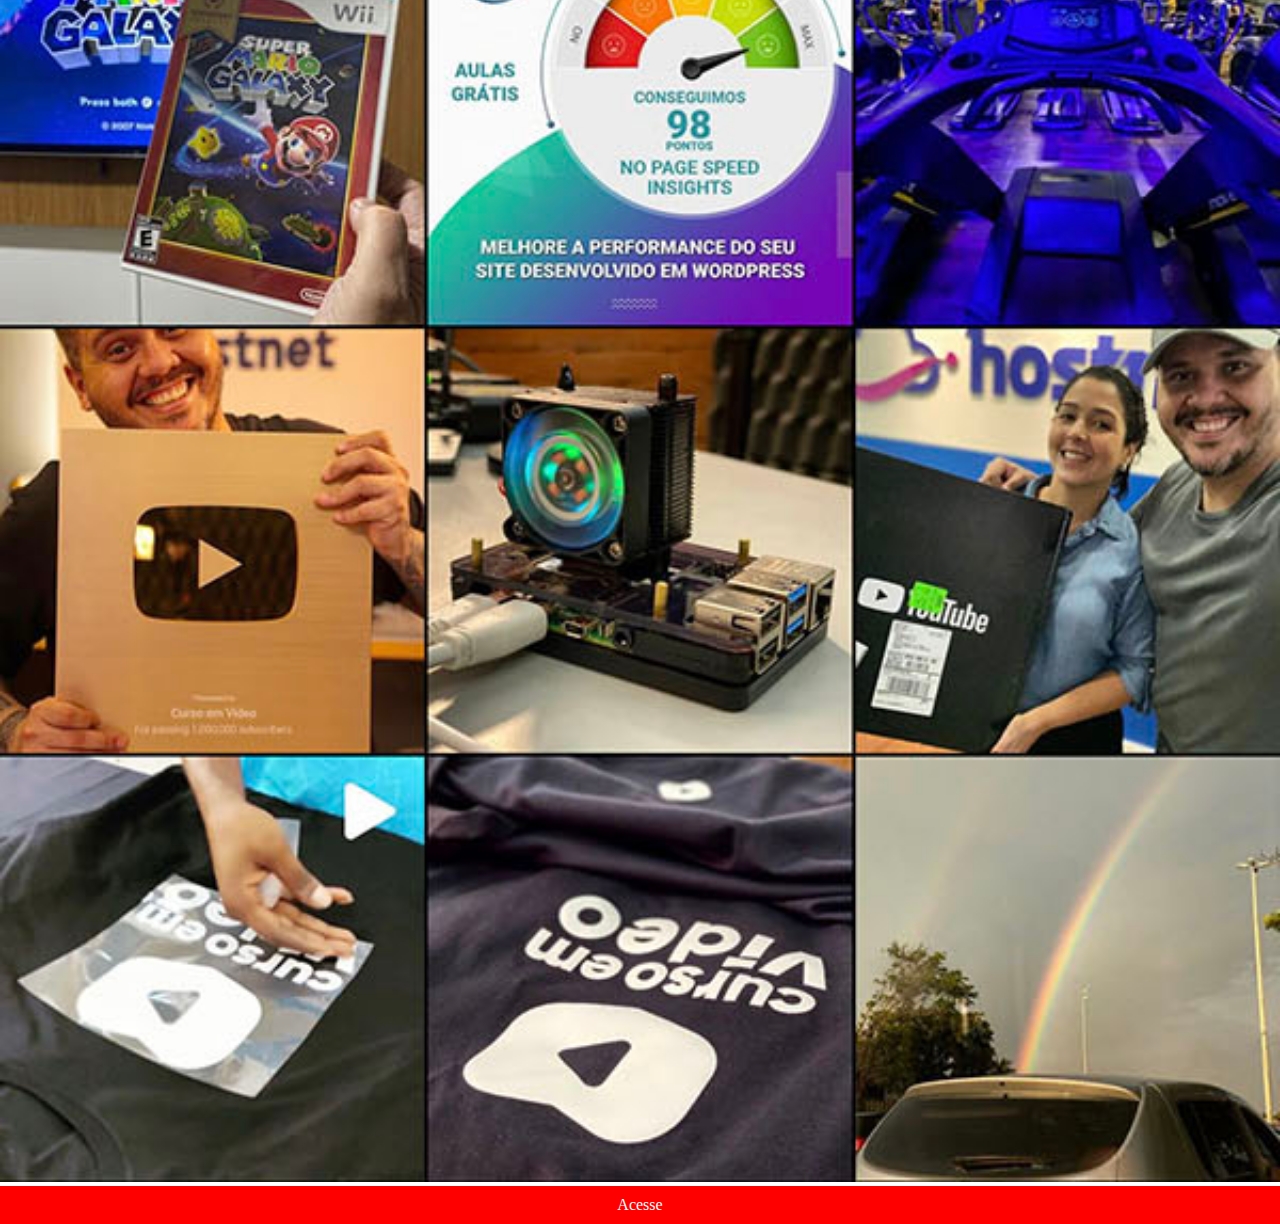
<file: instagram.html>
<!DOCTYPE html>
<html lang="pt-br">
<head>
    <meta charset="UTF-8">
    <meta http-equiv="X-UA-Compatible" content="IE=edge">
    <meta name="viewport" content="width=device-width, initial-scale=1.0">
    <title>instagram</title>
    <link rel="stylesheet" href="estilos/stylepage.css">
</head>
<body>
    <img src="imagens/tela-instagram.jpg" alt="youtube">
    <a href="https://www.instagram.com/gustavoguanabara" target="_blank">Acesse</a>
</body>
</html>
</file>
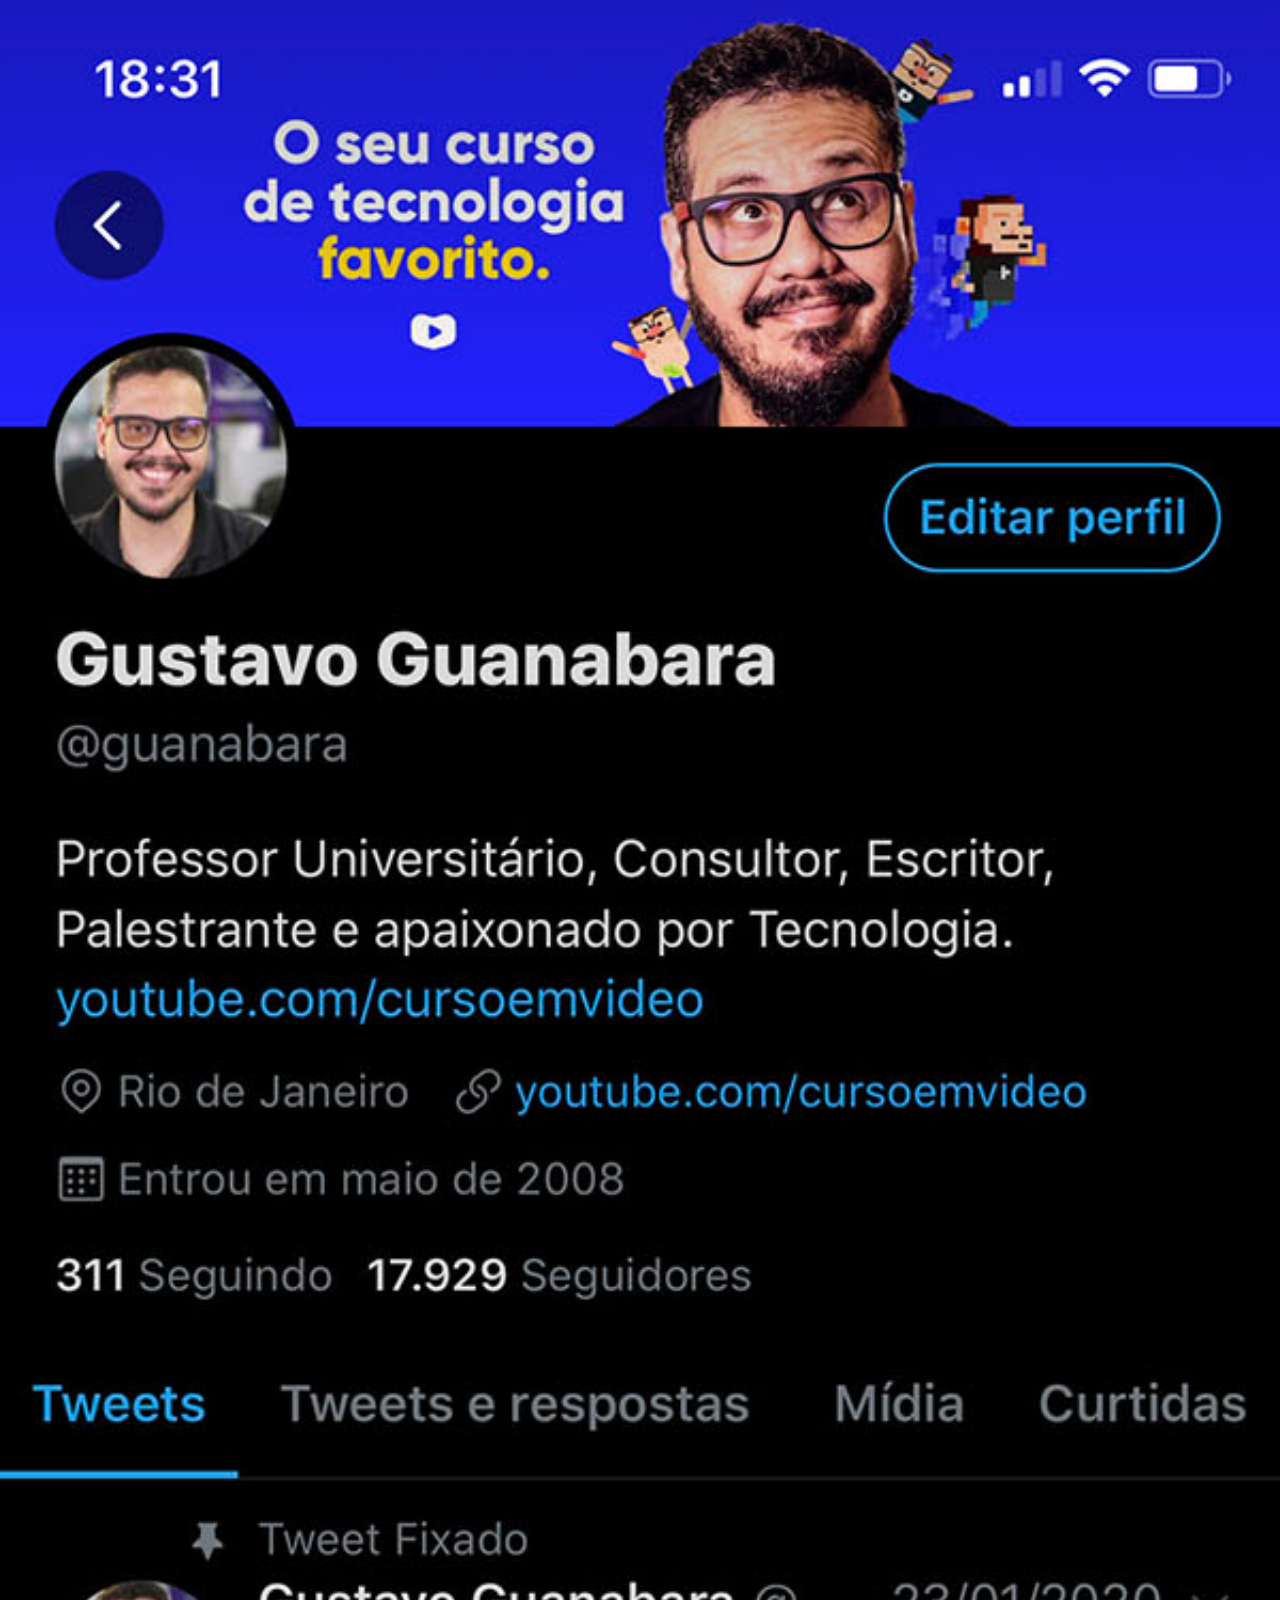
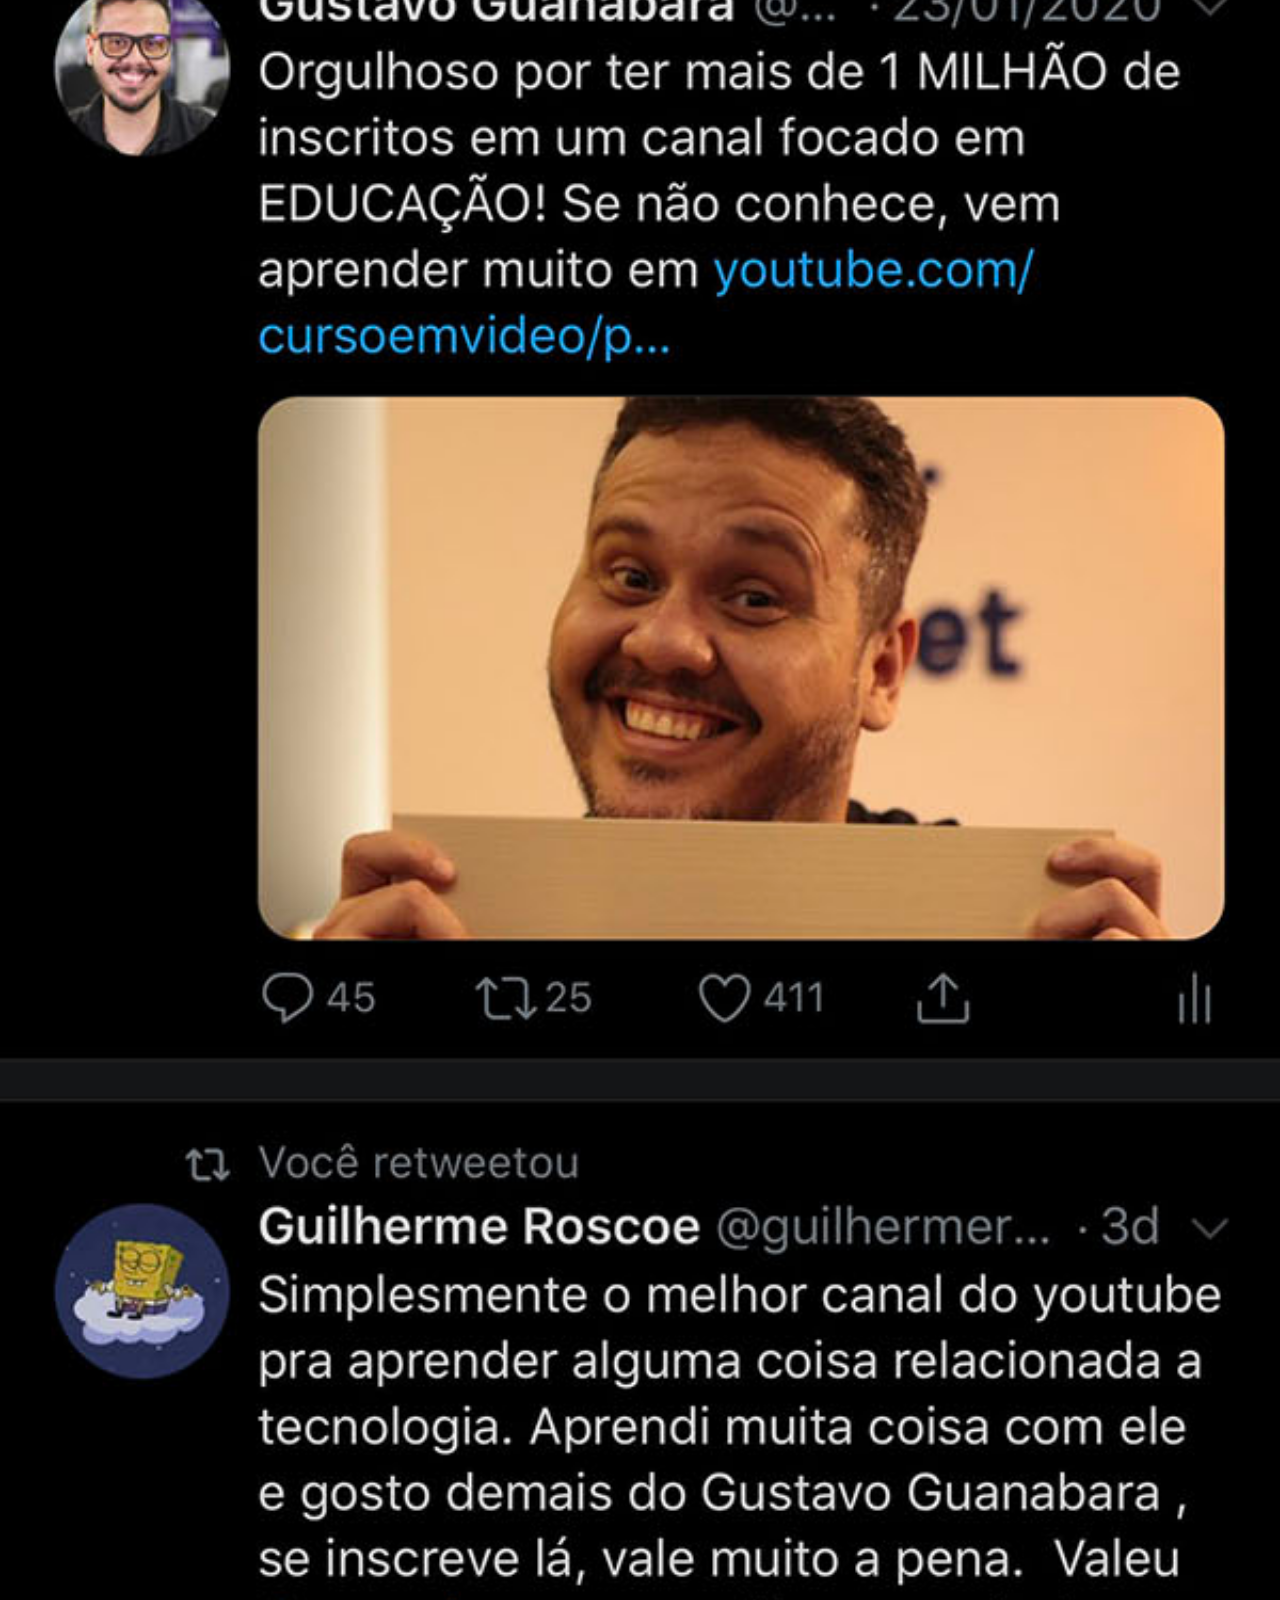
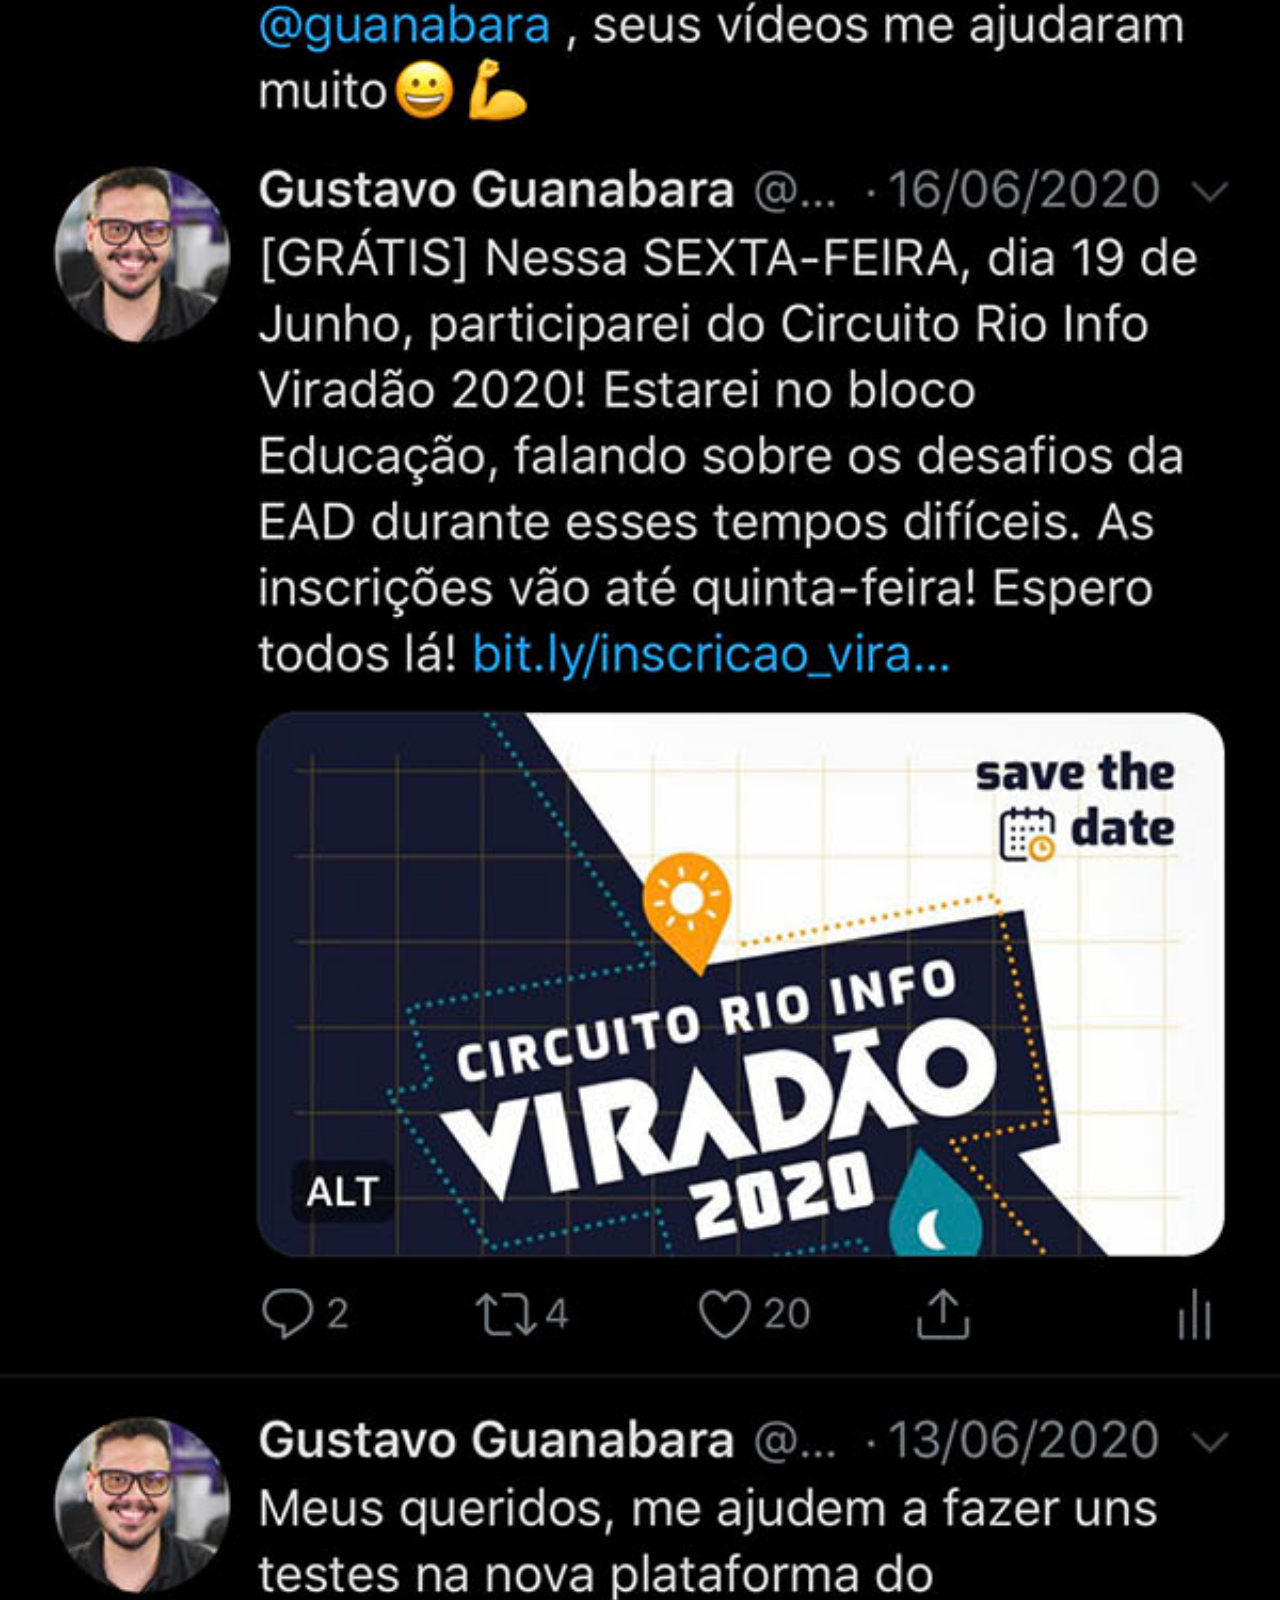
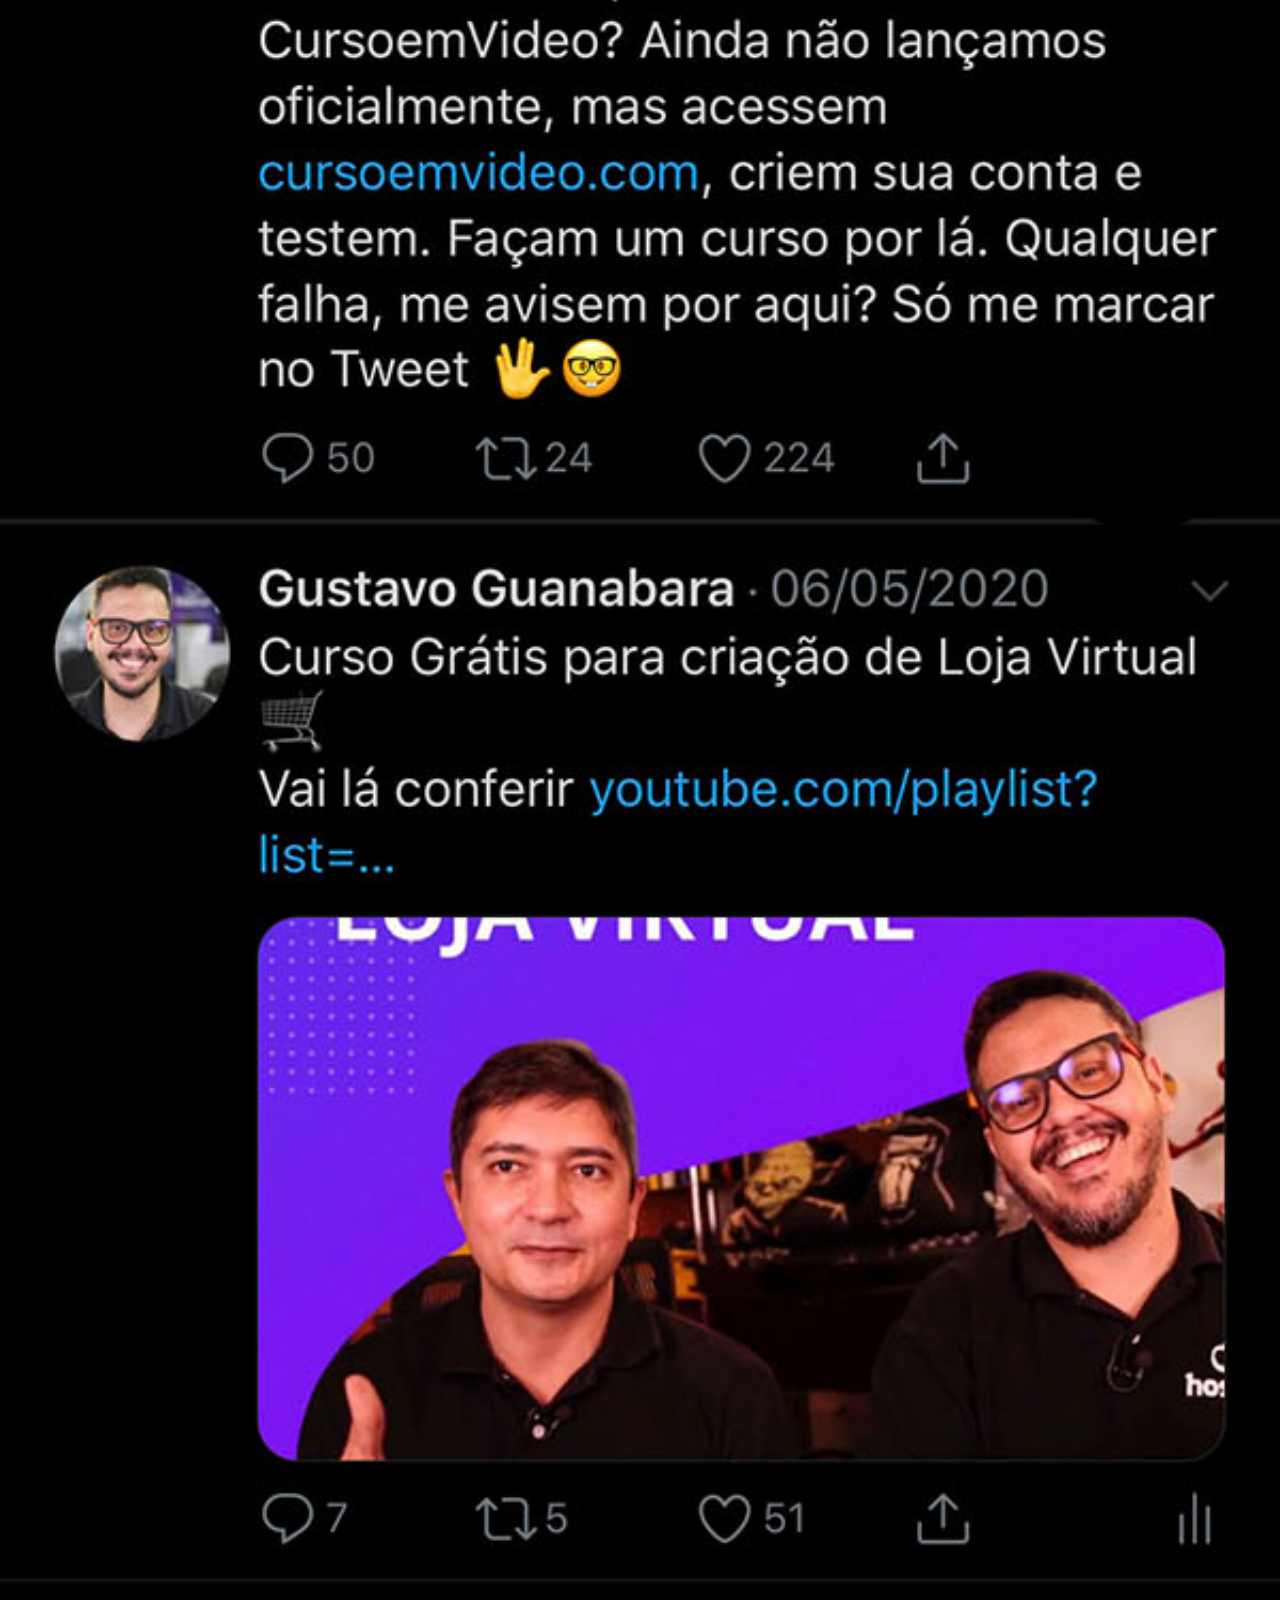
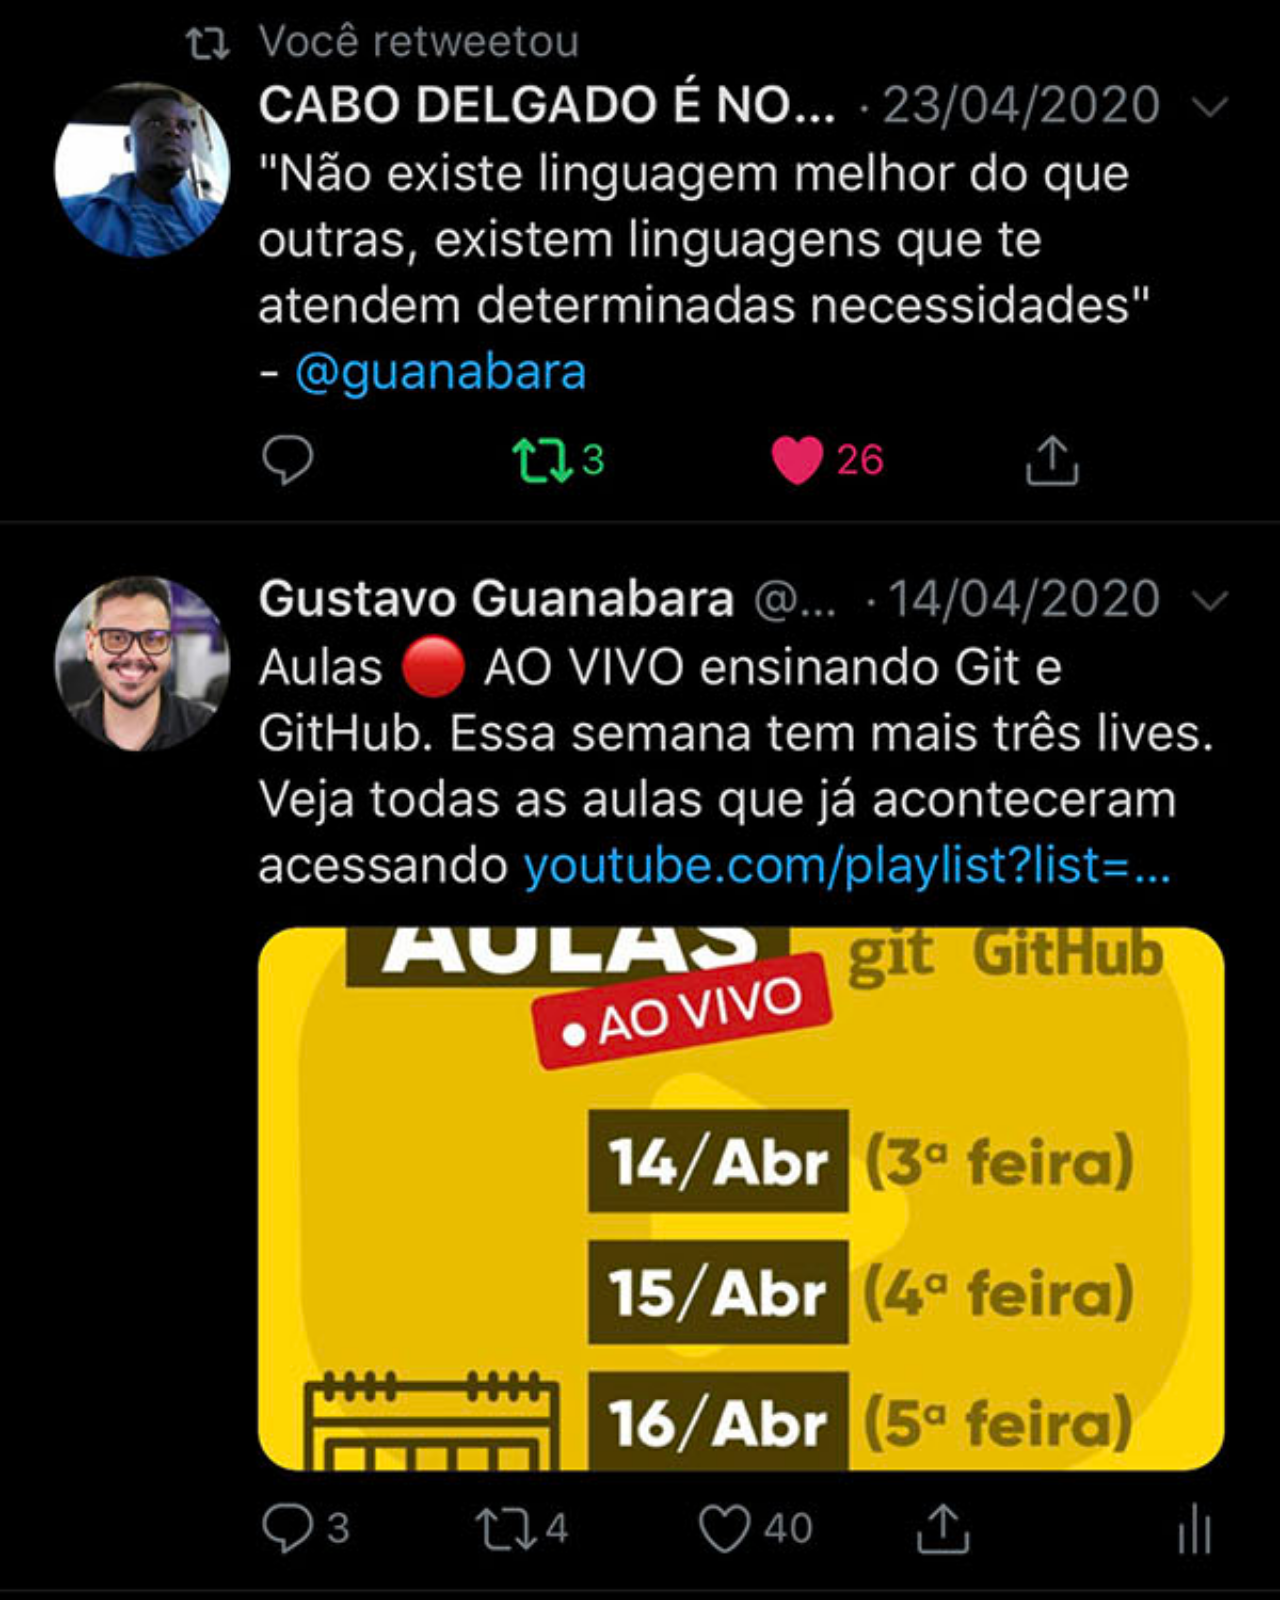
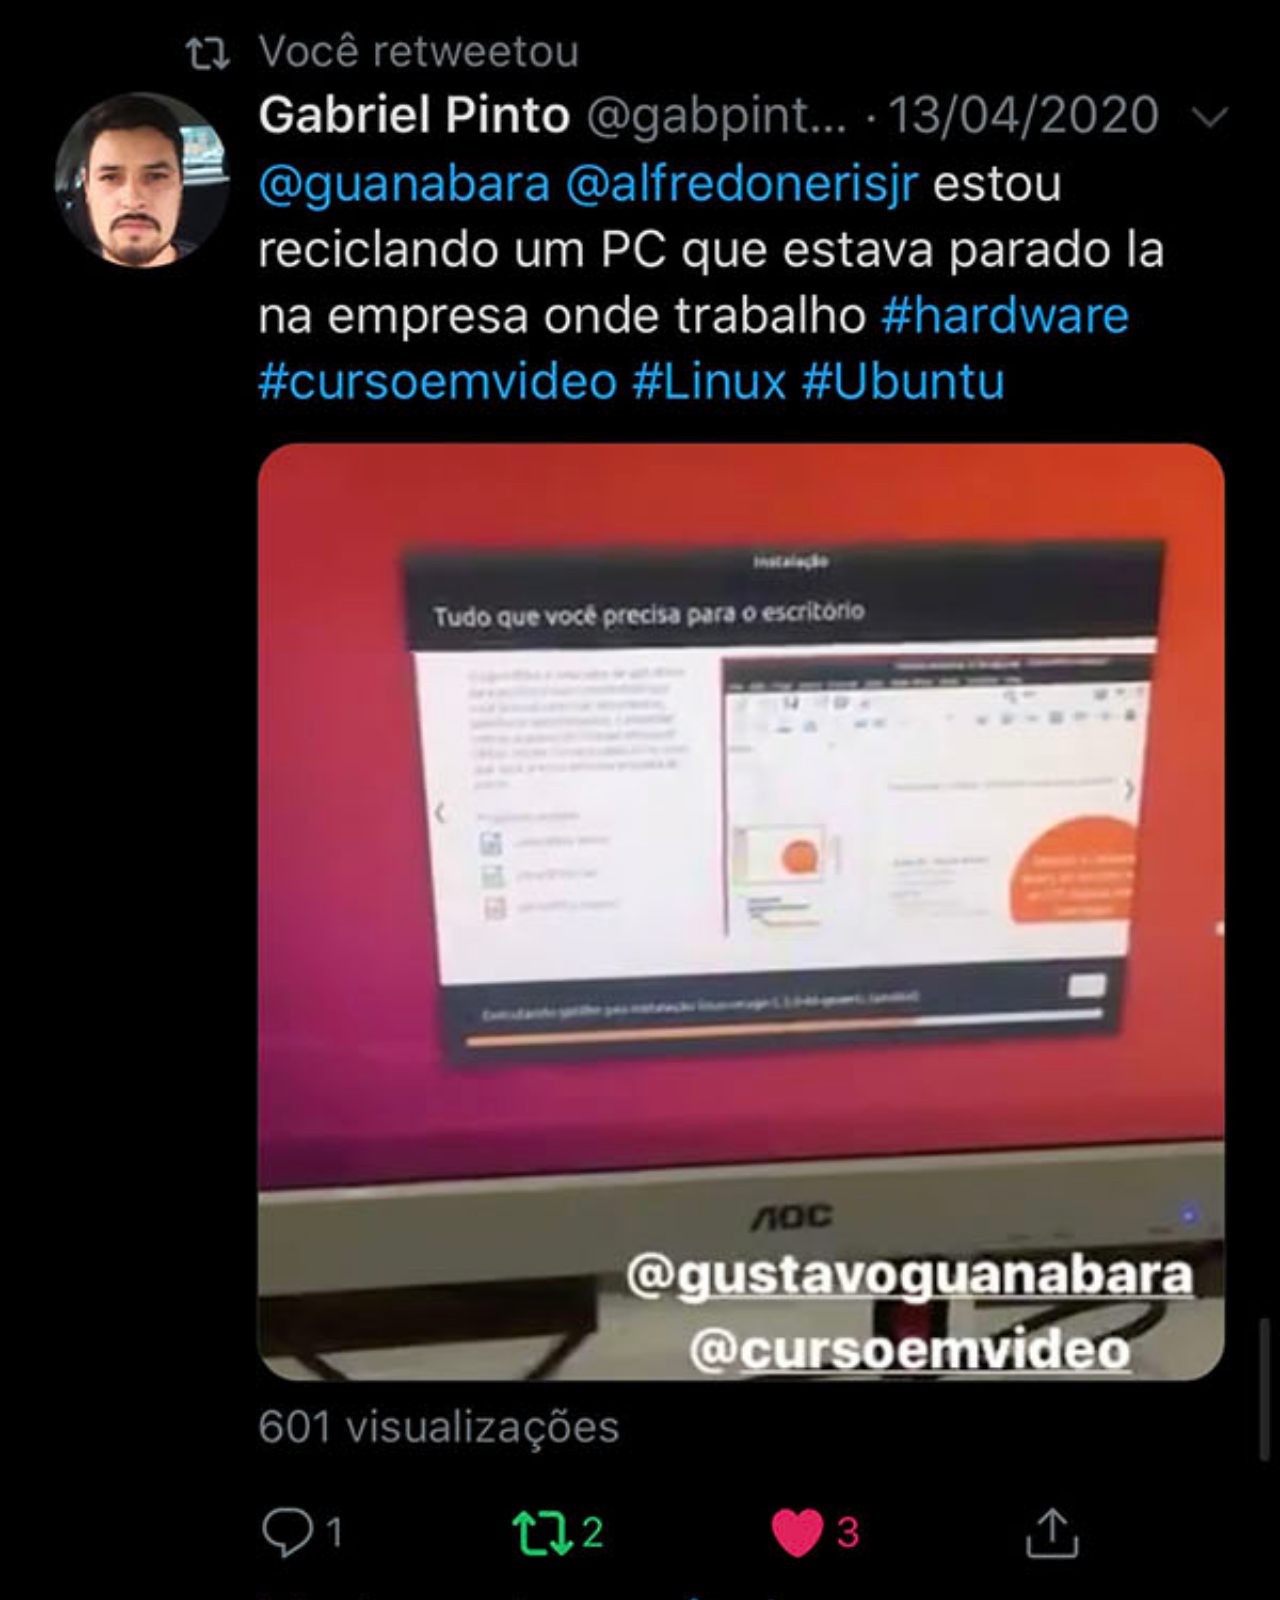
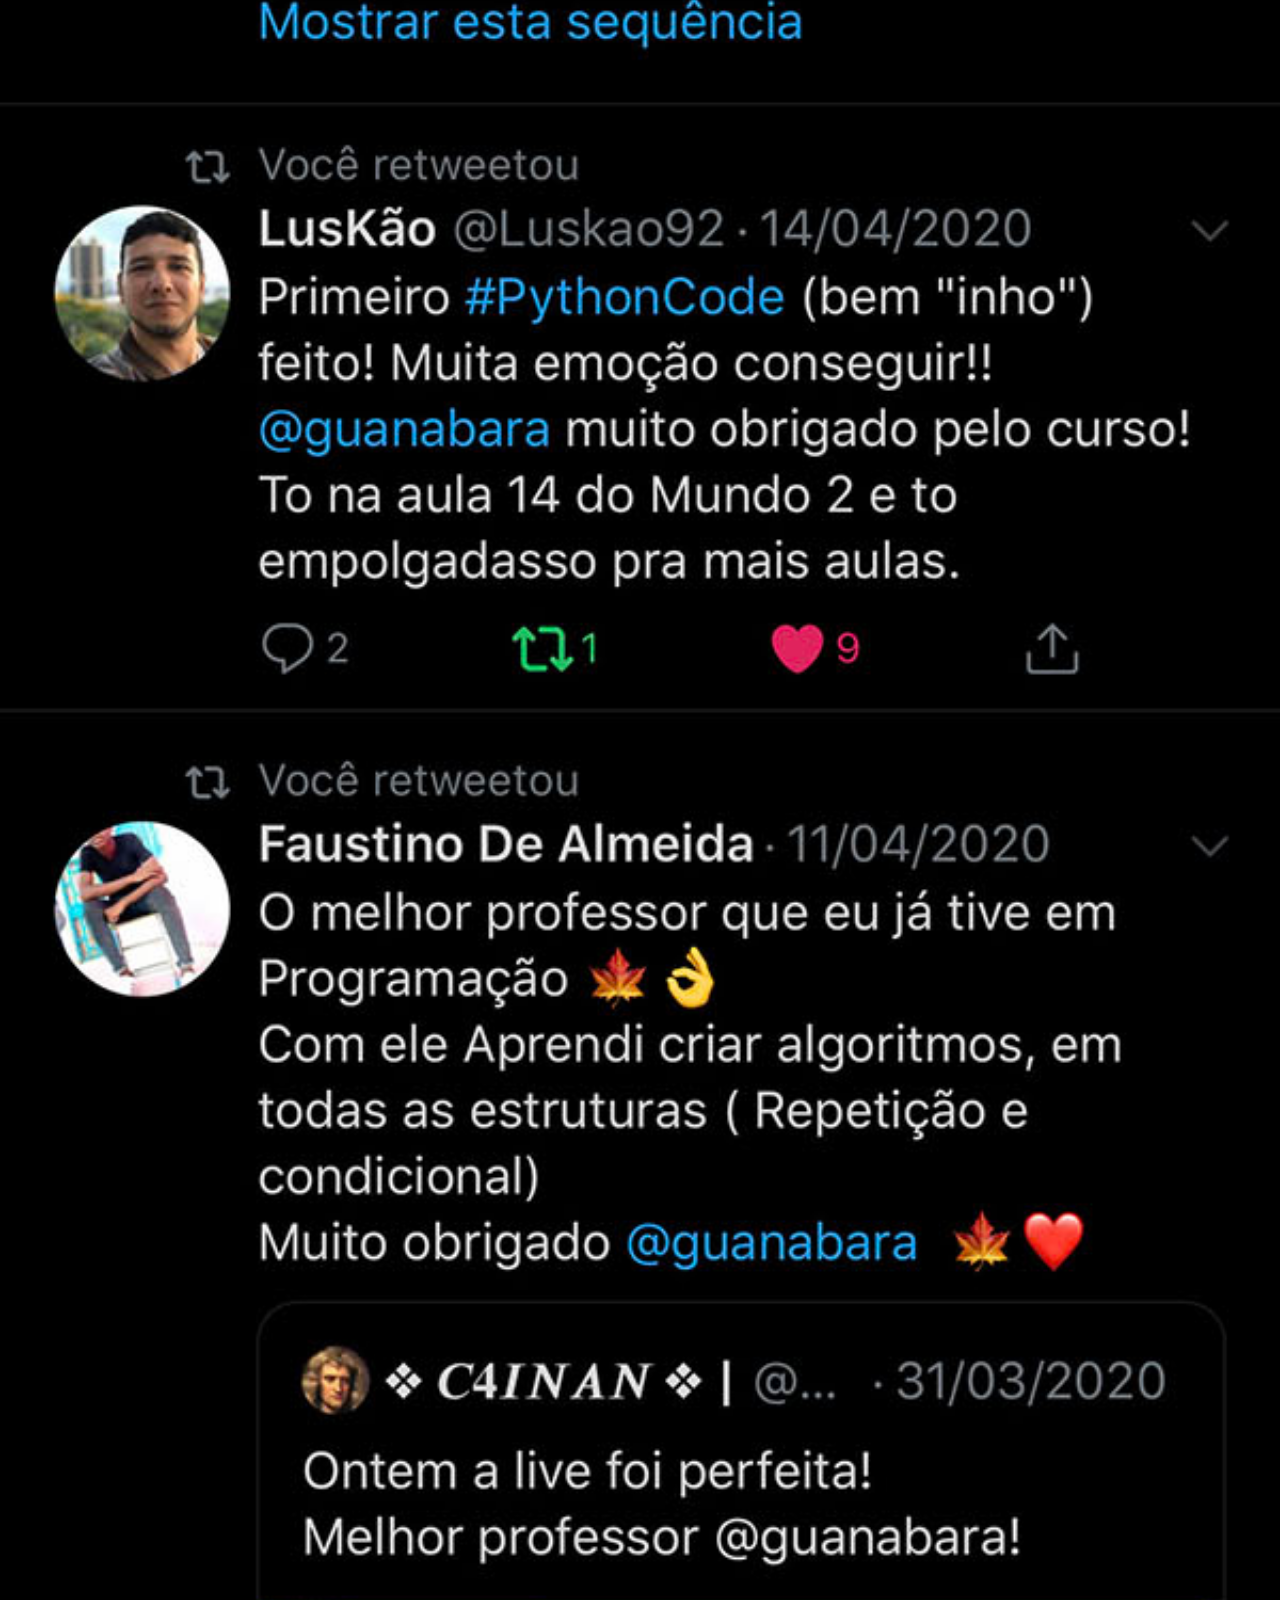
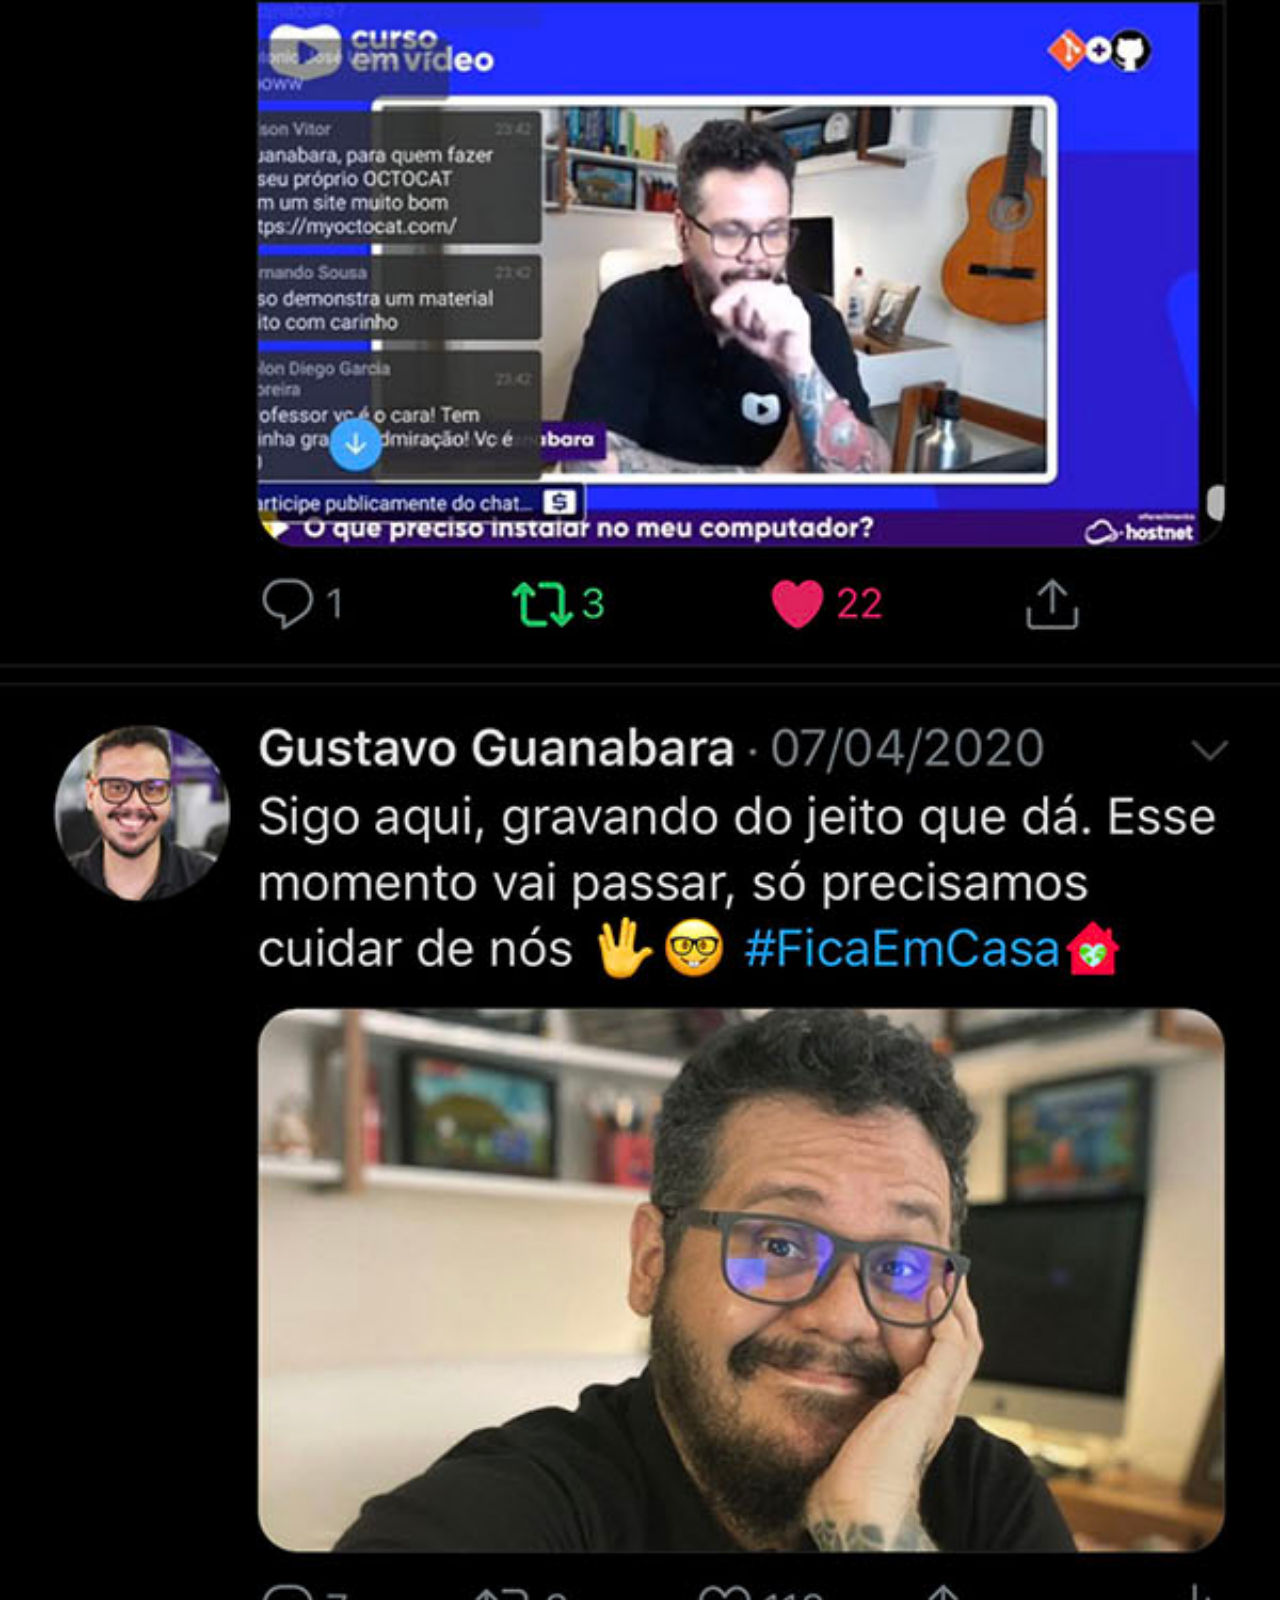
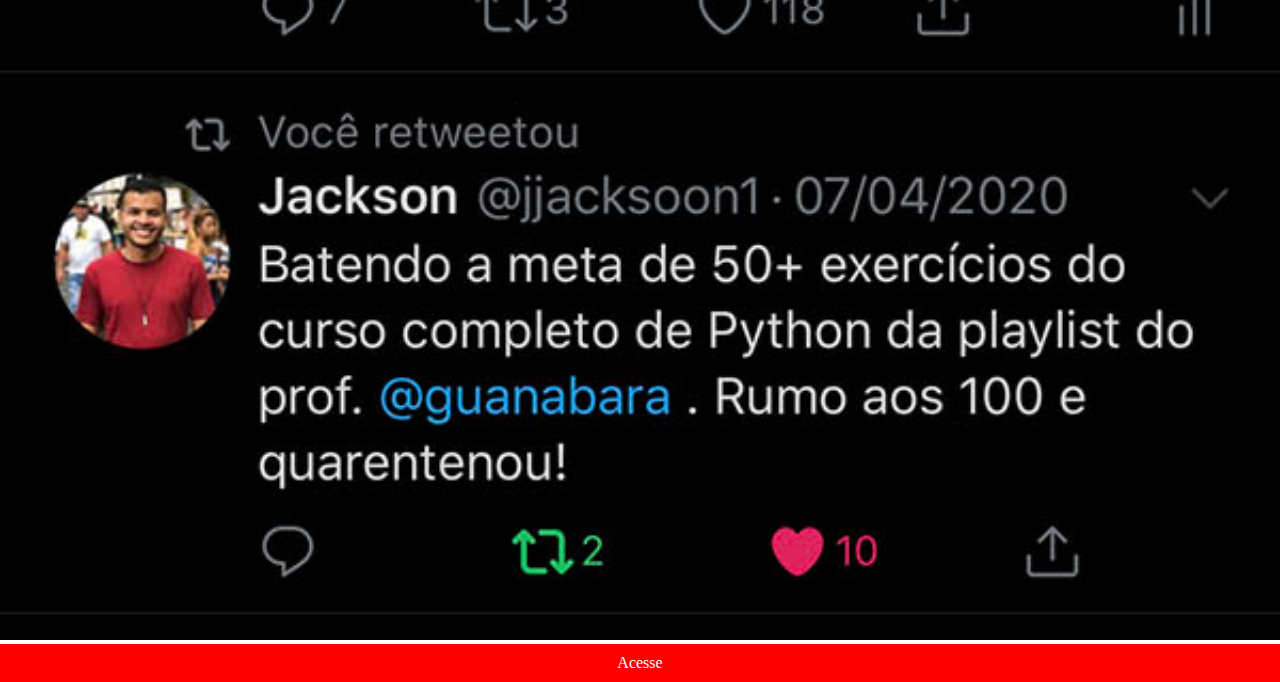
<file: twiter.html>
<!DOCTYPE html>
<html lang="pt-br">
<head>
    <meta charset="UTF-8">
    <meta http-equiv="X-UA-Compatible" content="IE=edge">
    <meta name="viewport" content="width=device-width, initial-scale=1.0">
    <title>twitter</title>
    <link rel="stylesheet" href="estilos/stylepage.css">
</head>
<body>
    <img src="imagens/tela-twitter.jpg" alt="youtube">
    <a href="https://twitter.com/guanabara" target="_blank">Acesse</a>
</body>
</html>
</file>
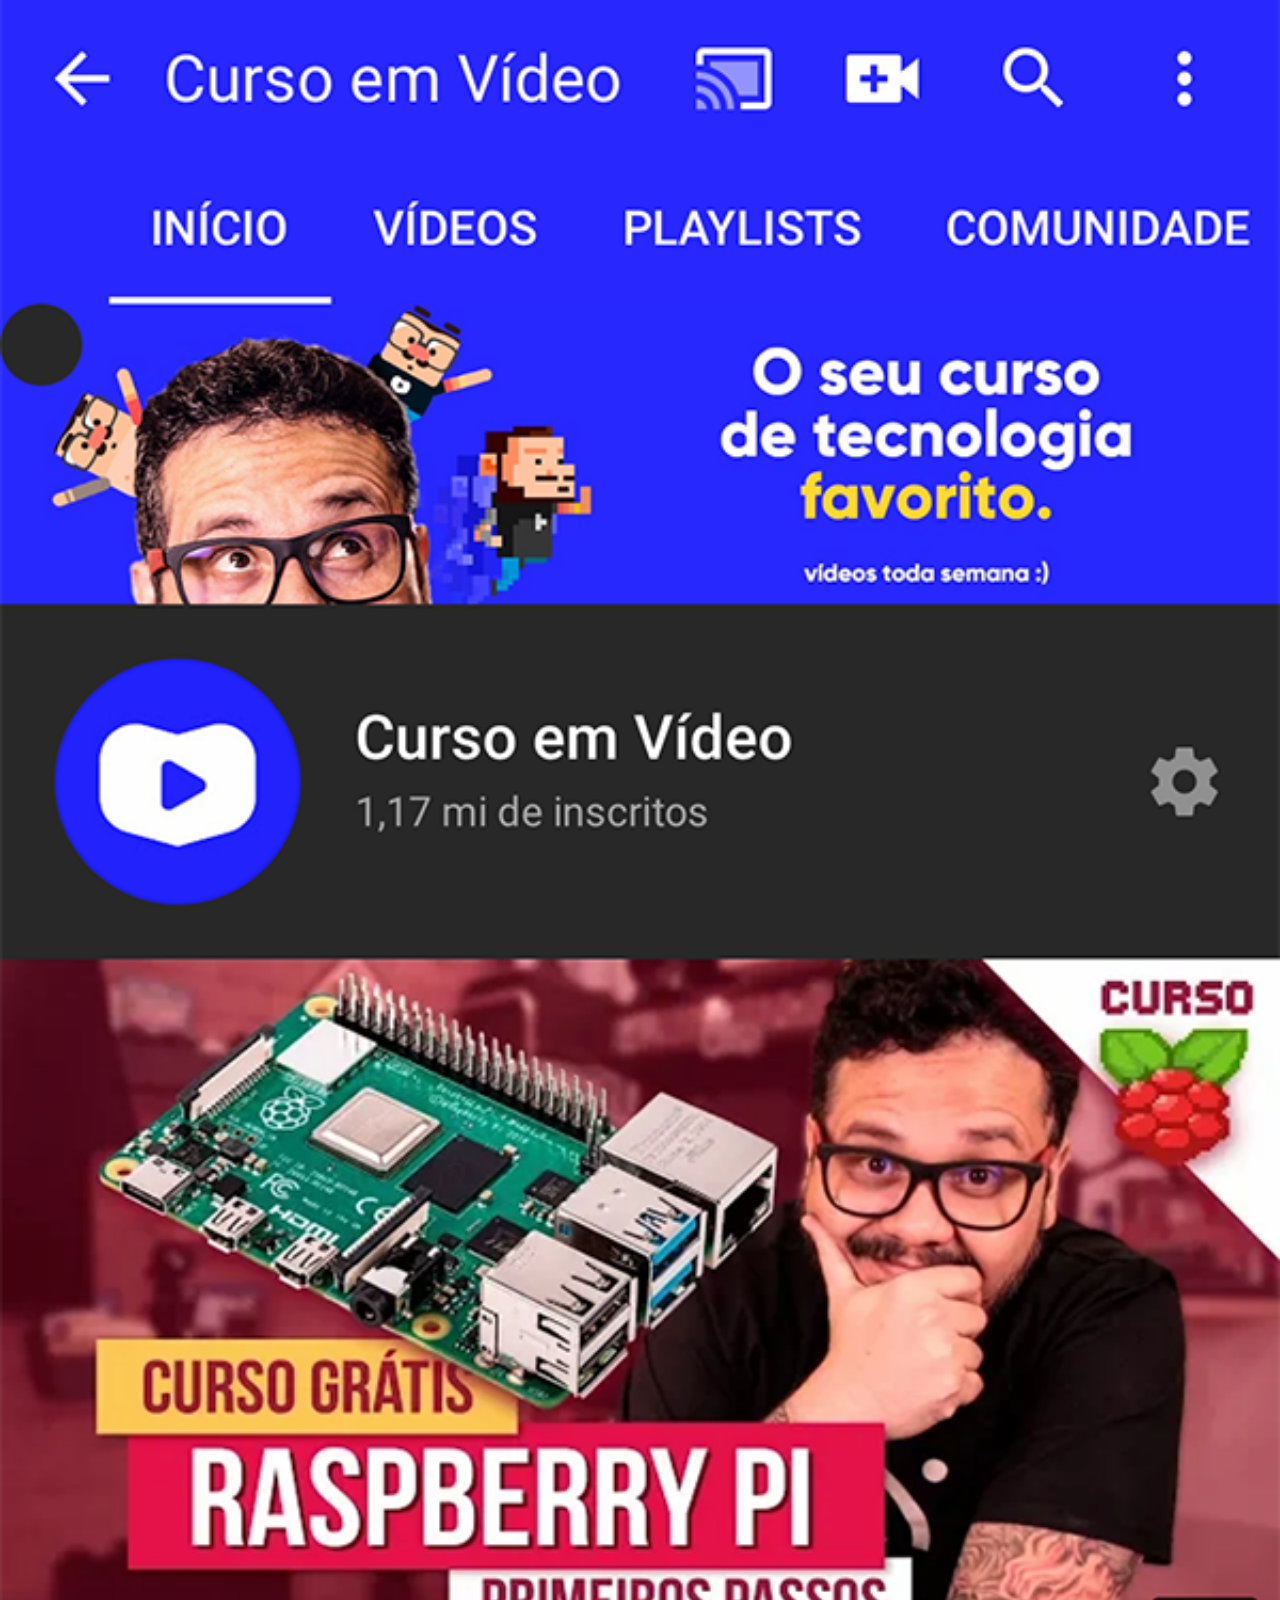
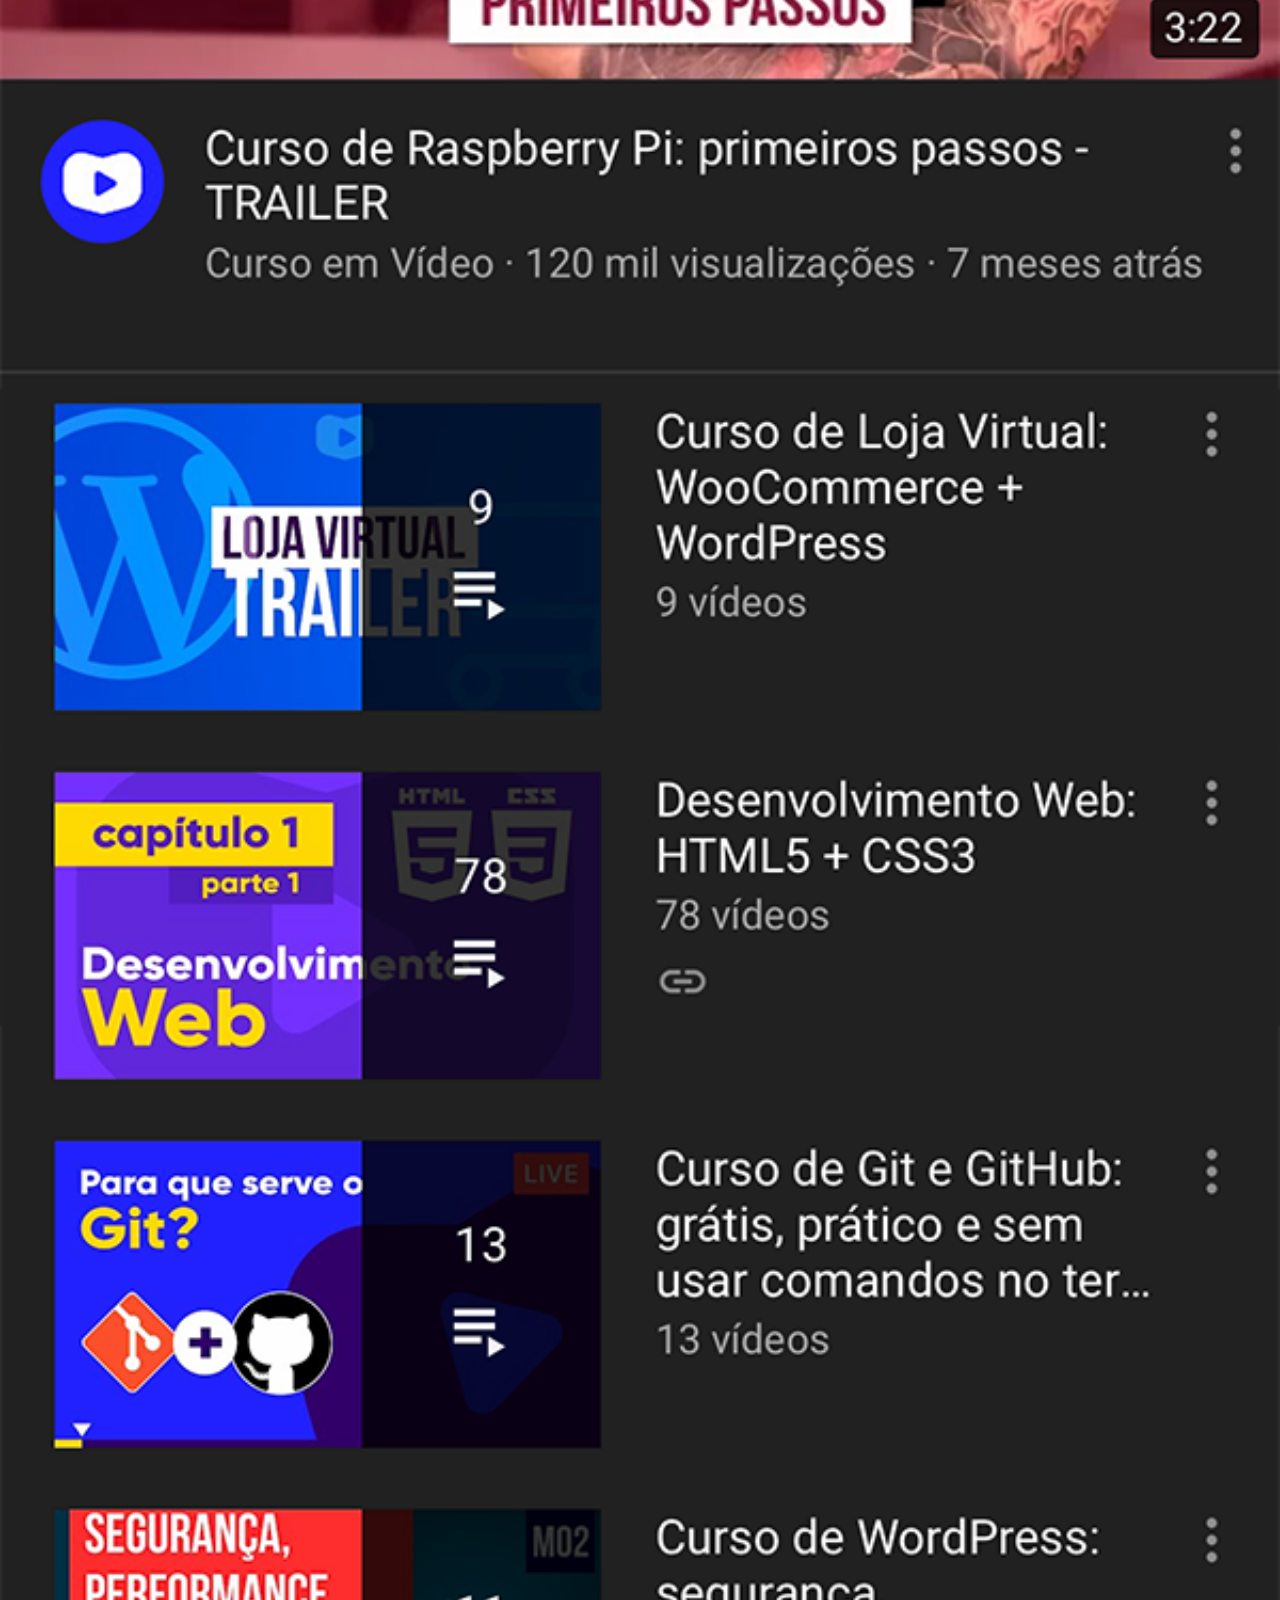
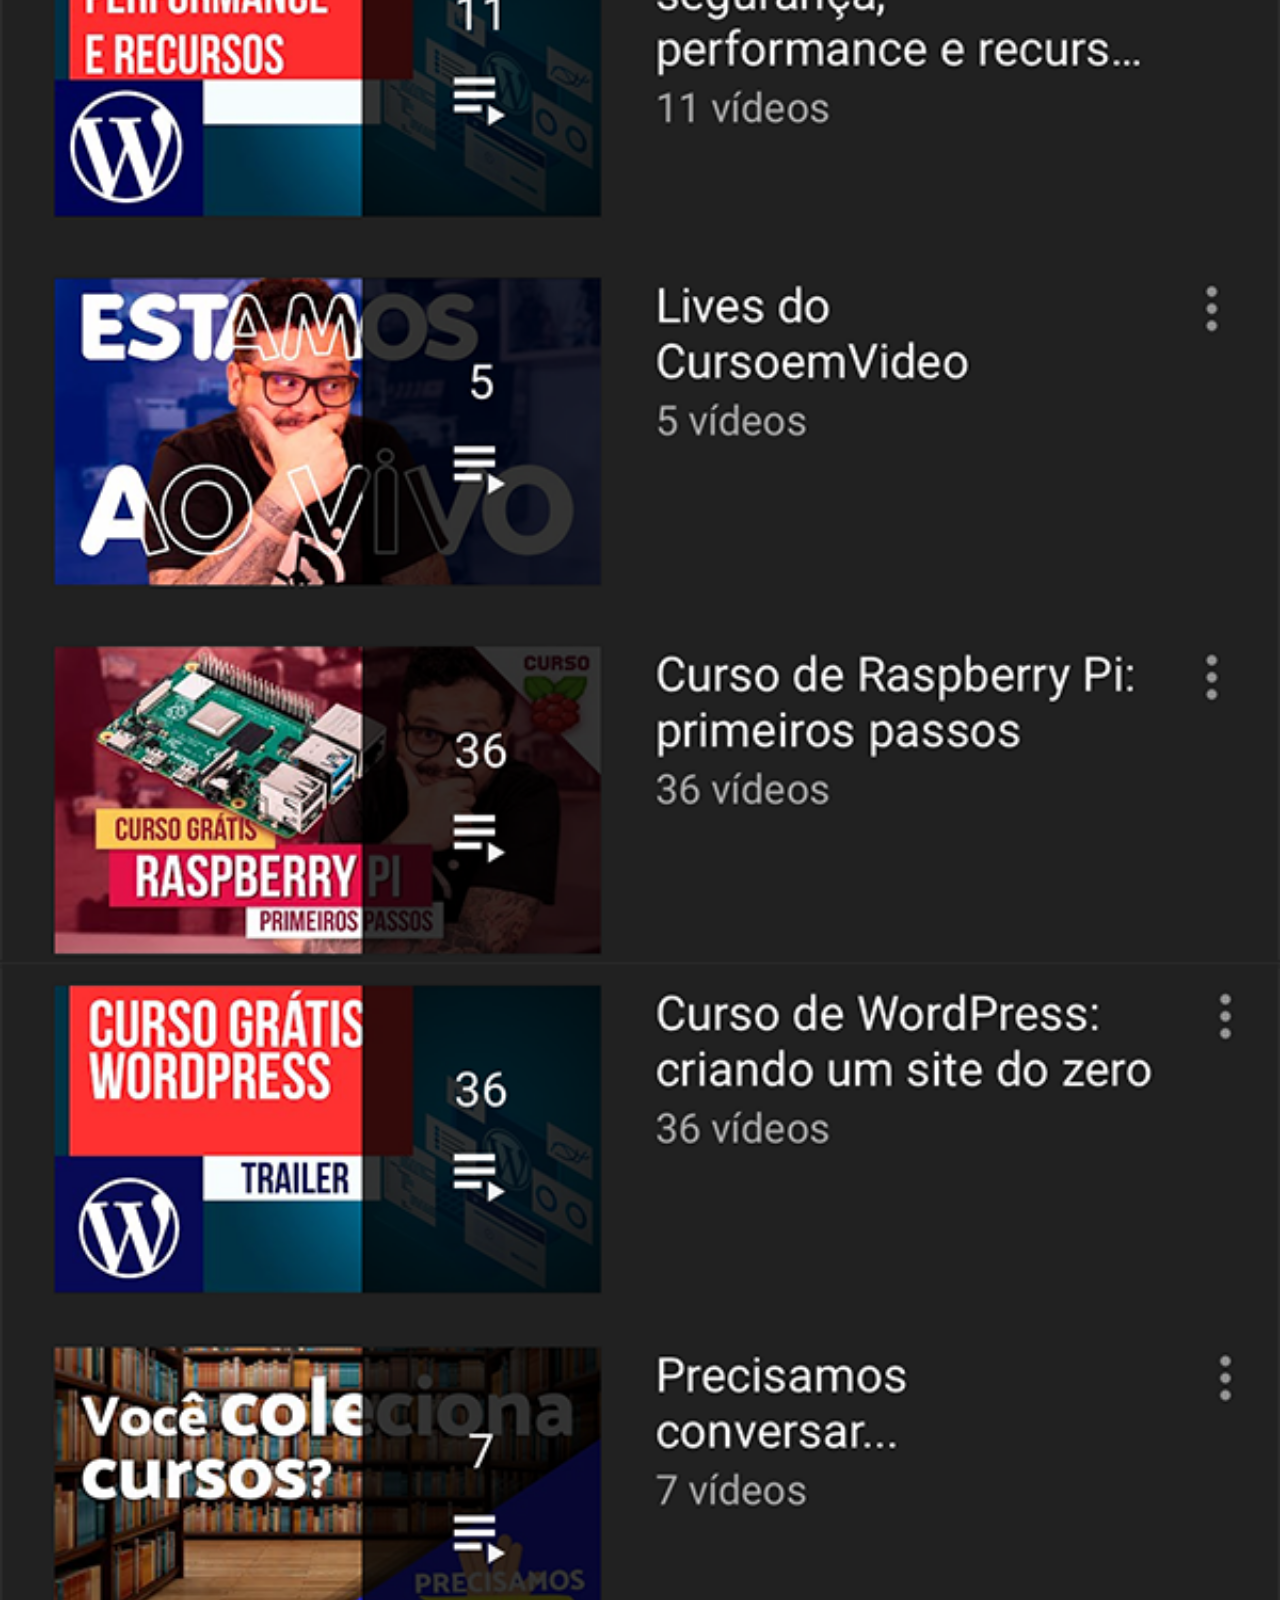
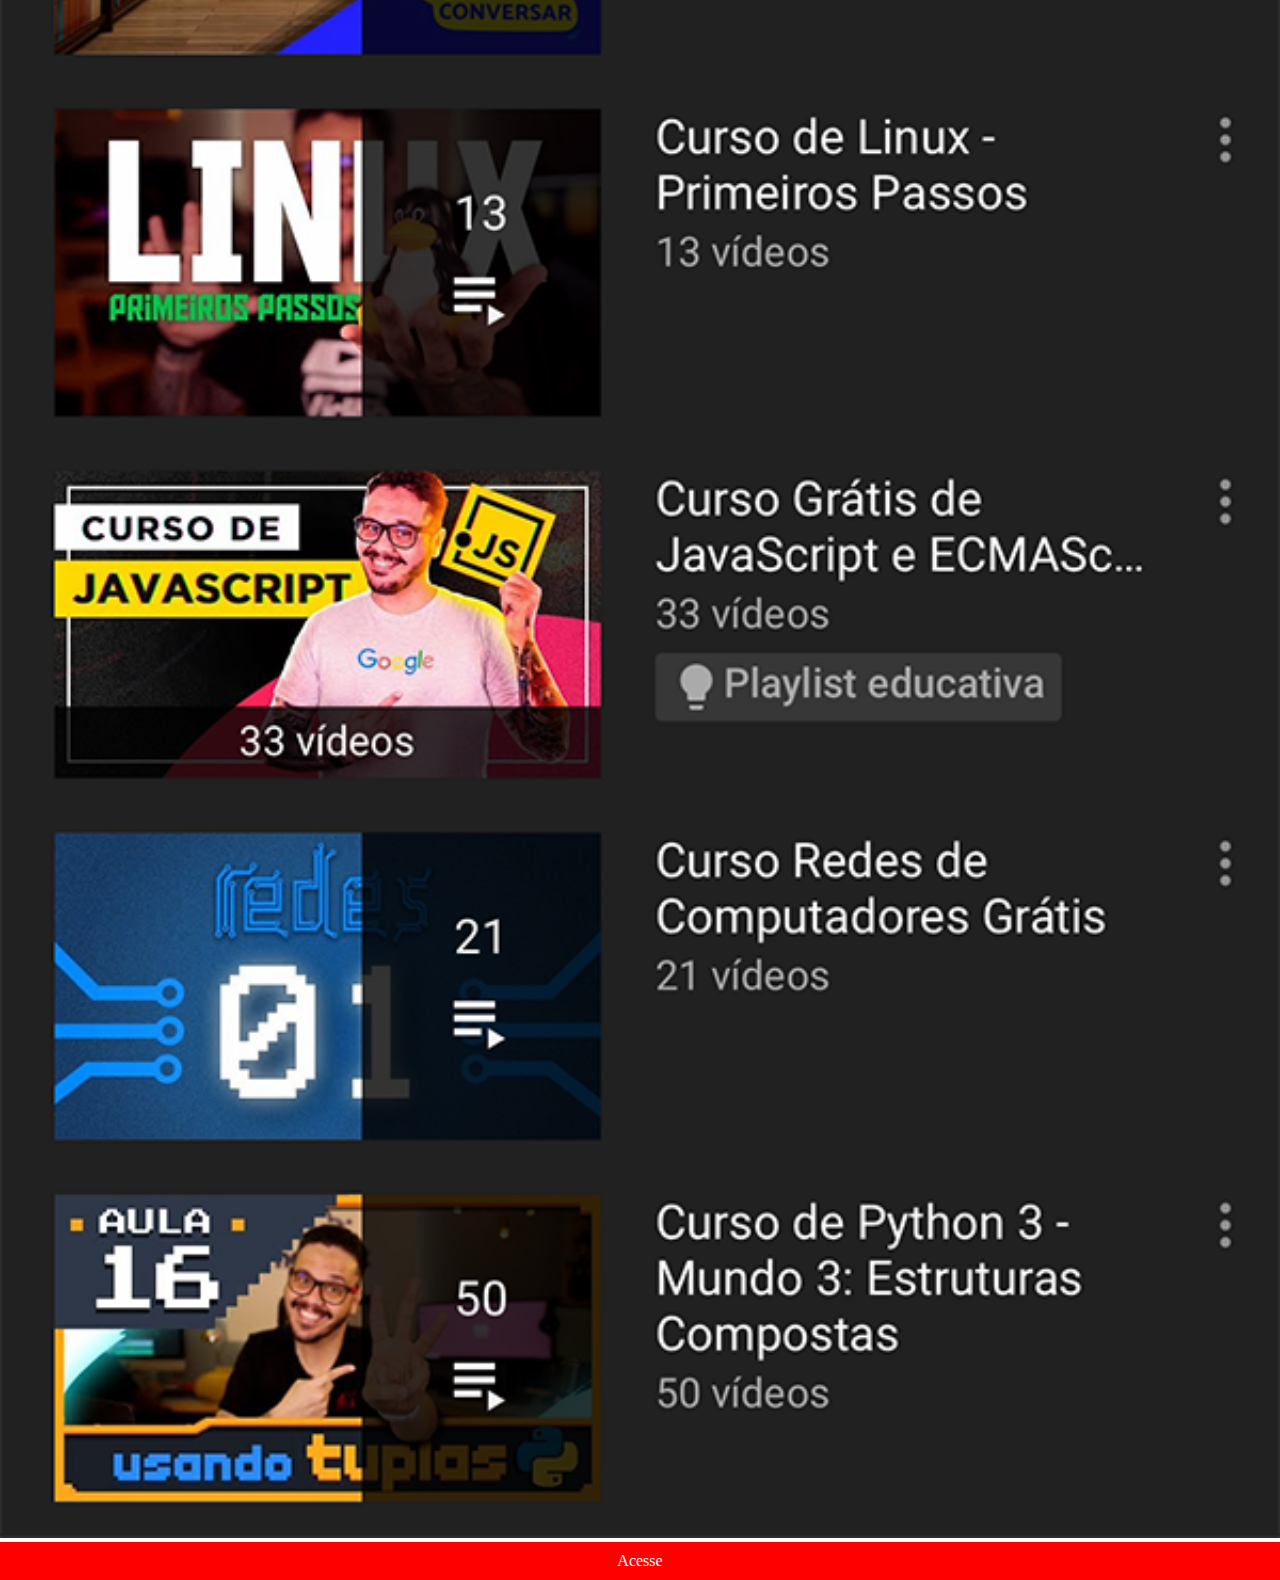
<file: youtube.html>
<!DOCTYPE html>
<html lang="pt-br">
<head>
    <meta charset="UTF-8">
    <meta http-equiv="X-UA-Compatible" content="IE=edge">
    <meta name="viewport" content="width=device-width, initial-scale=1.0">
    <title>youtube</title>
    <link rel="stylesheet" href="estilos/stylepage.css">
</head>
<body>
    <img src="imagens/tela-youtube.png" alt="youtube">
    <a href="https://www.youtube.com/@CursoemVideo/playlists" target="_blank">Acesse</a>
</body>
</html>
</file>
<file: estilos/style.css>
* {
    margin: 0px;
    padding: 0px;
    box-sizing: border-box;
}

body, html {
    height: 100vh;
    width: 100vw;
    background: url(../imagens/fundo-madeira.jpg) center center fixed;
    background-size: cover;
}
main{
    display: flex;
    height: 100vh;
    position: relative;
}

main #telacelular{
    background: url(../imagens/frame-iphone.png) no-repeat;
    width: 100%;
    position: absolute;
    top: 50%;
    left: 50%;
    transform: translate(-50%, -50%);
    height: 627px;
    width: 311px;
    position: relative;
}
#telacelular iframe{
    position: absolute;
    top: 80px;
    left: 22px;
    height: 471px;
    width: 267px;
    background-color: black;
}
main #menulateral{
    position: fixed;
    top: 0;
    right: 0;
    height: 100%;
    display: flex;
    flex-direction: column;
    justify-content: center;
    padding: 5px;
}
#menulateral ul{
    list-style: none;
}
#menulateral .icone{
    width: 30px;
    margin: 5px;
    border-radius: 50%;
}
#menulateral .icone:hover{
    transform: scale(130%);
    border: 2px solid white;
    transition: .3s ease-out;
    
}
</file>
<file: estilos/stylepage.css>
* {
    padding: 0px;
    margin: 0px;
}
body{
    height: 100vh;
    width: 100vw;
}
::-webkit-scrollbar{
    width: 0px;
    height: 0px;
}
img{
    width: 100%;
}

a{
    display: block;
    background-color: red;
    padding: 10px;
    text-align: center;
    text-decoration: none;
    color: white;
}
</file>
